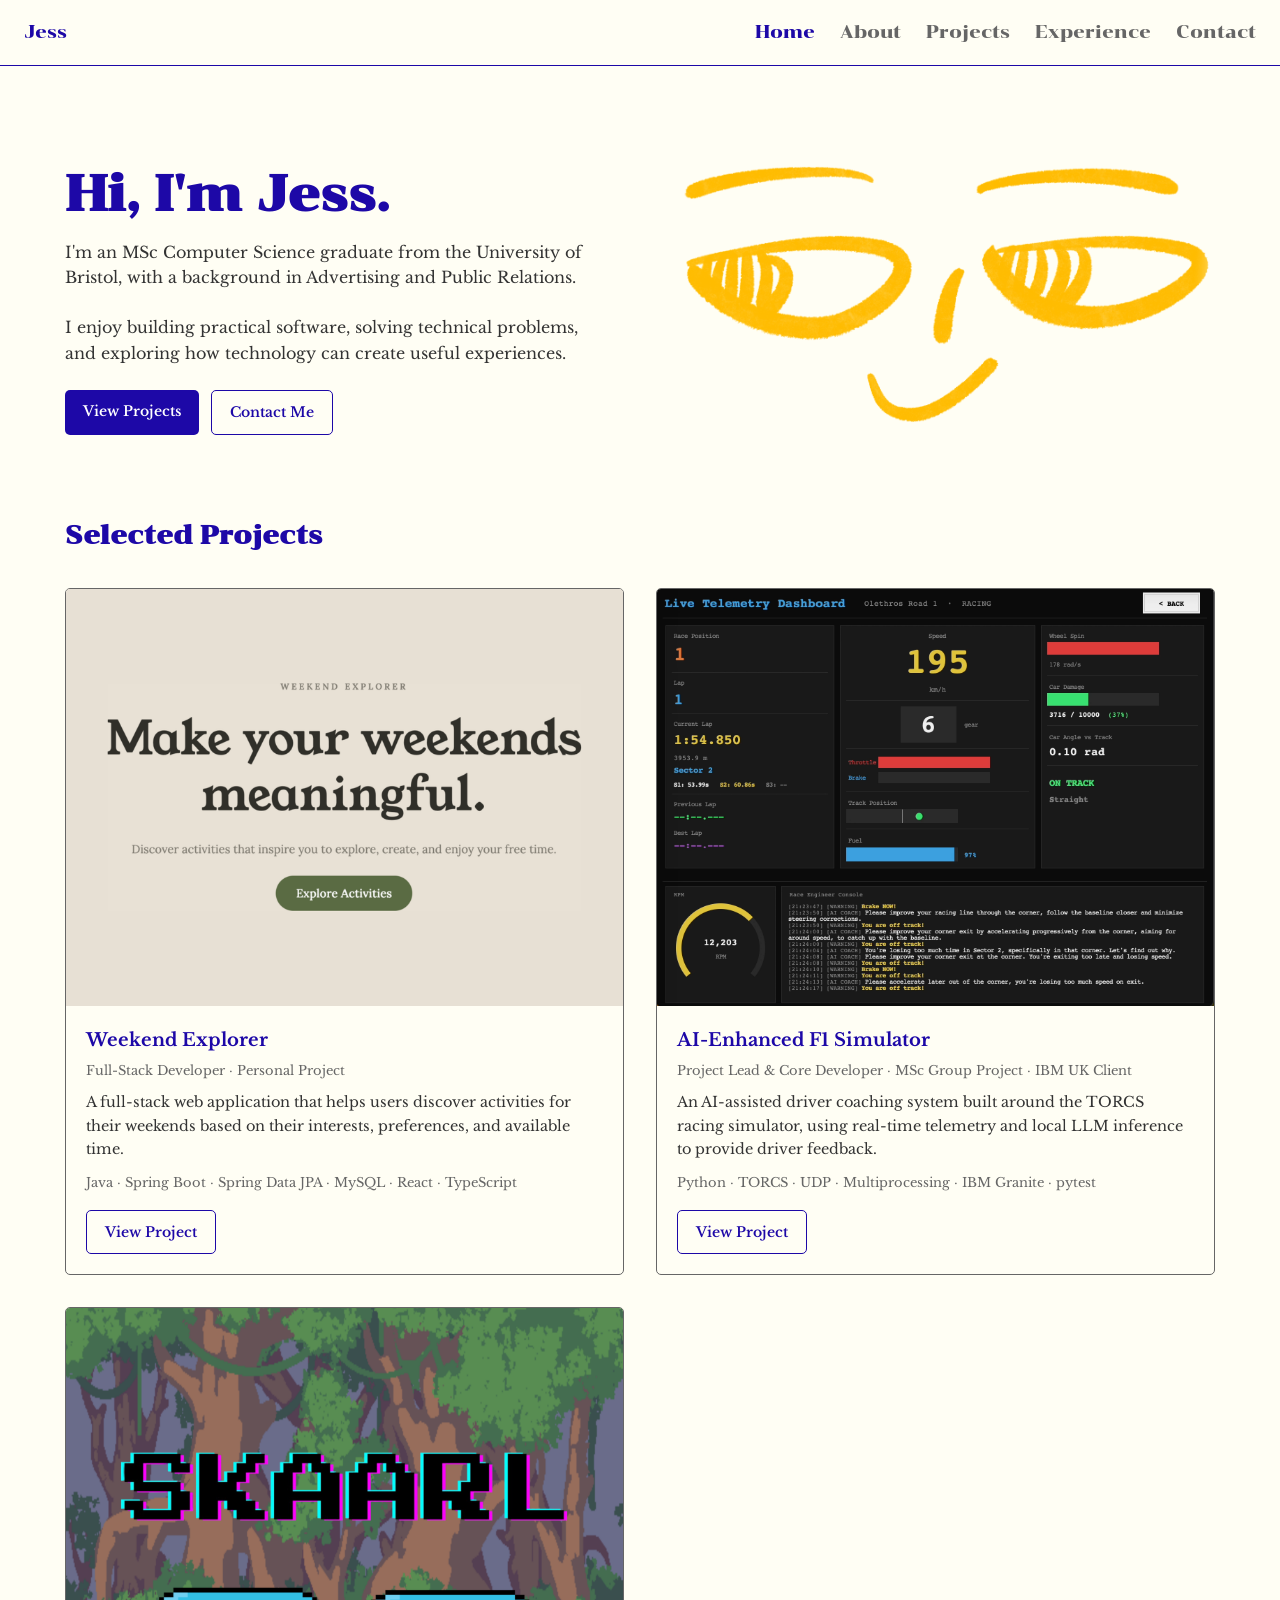
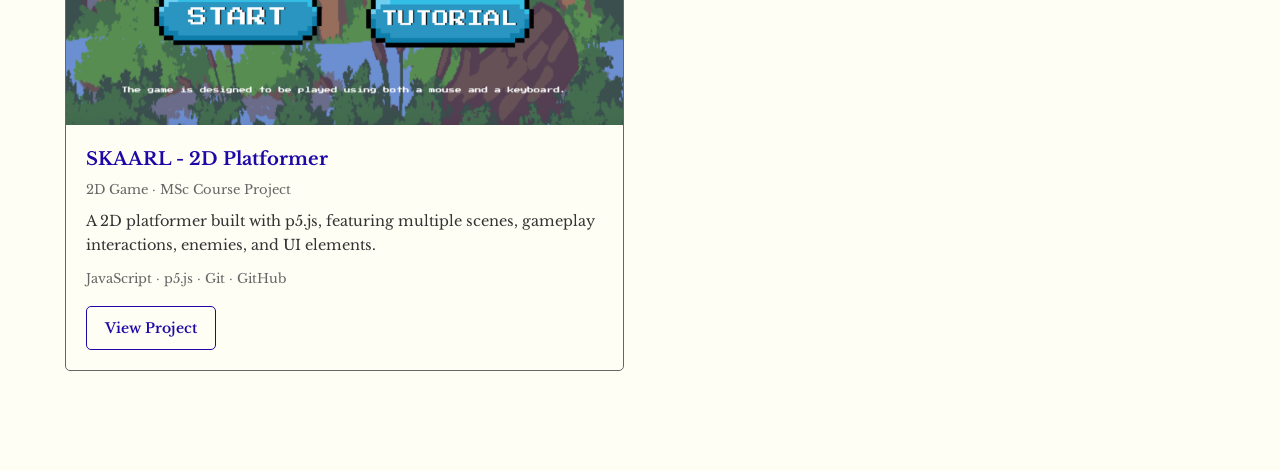
<file: index.html>
<!doctype html>
<html lang="en">
  <head>
    <meta charset="UTF-8" />
    <meta name="viewport" content="width=device-width, initial-scale=1" />
    <link rel="icon" type="image/png" href="img/Icon/Star Icon.png" />
    <title>Jess | Portfolio</title>
    <link rel="preconnect" href="https://fonts.googleapis.com" />
    <link rel="preconnect" href="https://fonts.gstatic.com" crossorigin />
    <link
      href="https://fonts.googleapis.com/css2?family=Chonburi&family=Libre+Baskerville:wght@400..700&display=swap"
      rel="stylesheet"
    />
    <link rel="stylesheet" href="css/style.css" />
  </head>
  <body>
    <nav class="site-nav">
      <a class="brand" href="index.html">Jess</a>
      <button class="nav-toggle" aria-expanded="false">Menu</button>
      <div class="links">
        <a href="index.html" class="active">Home</a>
        <a href="about.html">About</a>
        <a href="projects.html">Projects</a>
        <a href="experience.html">Experience</a>
        <a href="contact.html">Contact</a>
      </div>
    </nav>

    <div class="wrap">
      <section class="split-section hero">
        <div class="split-text">
          <h1>Hi, I'm Jess.</h1>
          <p>
            I'm an MSc Computer Science graduate from the University of Bristol, 
            with a background in Advertising and Public Relations.
          </p>
          <p>
            I enjoy building practical software, solving technical problems, and
            exploring how technology can create useful experiences.
          </p>
          <div class="cta">
            <a class="btn btn-primary" href="projects.html">View Projects</a>
            <a class="btn btn-secondary" href="contact.html">Contact Me</a>
          </div>
        </div>
        <div class="split-image">
          <img src="img/Icon/Smile Icon.png" alt="Smile Icon" />
        </div>
      </section>

      <section class="projects-preview">
        <h2>Selected Projects</h2>

        <div class="project-grid">
          <div class="project-card">
            <img
              src="img/Weekend Explorer/home.png"
              alt="Weekend Explorer Home Page"
            />
            <div class="project-card-body">
              <h3>Weekend Explorer</h3>
              <div class="project-meta">Full-Stack Developer · Personal Project</div>
              <p>
                A full-stack web application that helps users discover activities for their weekends 
                based on their interests, preferences, and available time.
              </p>
              <div class="tags">Java · Spring Boot · Spring Data JPA · MySQL · React · TypeScript</div>
              <a class="btn btn-secondary" href="projects.html#weekend-explorer"
                >View Project</a
              >
            </div>
          </div>

          <div class="project-card">
            <img
              src="img/F1 simulator/Live Telemetry Dashboard.png"
              alt="Live Telemetry Dashboard Screenshot"
            />
            <div class="project-card-body">
              <h3>AI-Enhanced F1 Simulator</h3>
              <div class="project-meta">
                Project Lead & Core Developer · MSc Group Project · IBM UK
                Client
              </div>
              <p>
                An AI-assisted driver coaching system built around the TORCS
                racing simulator, using real-time telemetry and local LLM
                inference to provide driver feedback.
              </p>
              <div class="tags">
                Python · TORCS · UDP · Multiprocessing · IBM Granite · pytest
              </div>
              <a class="btn btn-secondary" href="projects.html#f1-simulator"
                >View Project</a
              >
            </div>
          </div>

          <div class="project-card">
            <img
              src="img/SKAARL/Skaarl.png"
              alt="SKAARL 2D Platformer screenshot"
            />
            <div class="project-card-body">
              <h3>SKAARL - 2D Platformer</h3>
              <div class="project-meta">2D Game · MSc Course Project</div>
              <p>
                A 2D platformer built with p5.js, featuring multiple scenes,
                gameplay interactions, enemies, and UI elements.
              </p>
              <div class="tags">JavaScript · p5.js · Git · GitHub</div>
              <a class="btn btn-secondary" href="projects.html#skaarl"
                >View Project</a
              >
            </div>
          </div>
        </div>
      </section>
    </div>

    <script src="js/script.js"></script>
  </body>
</html>
</file>
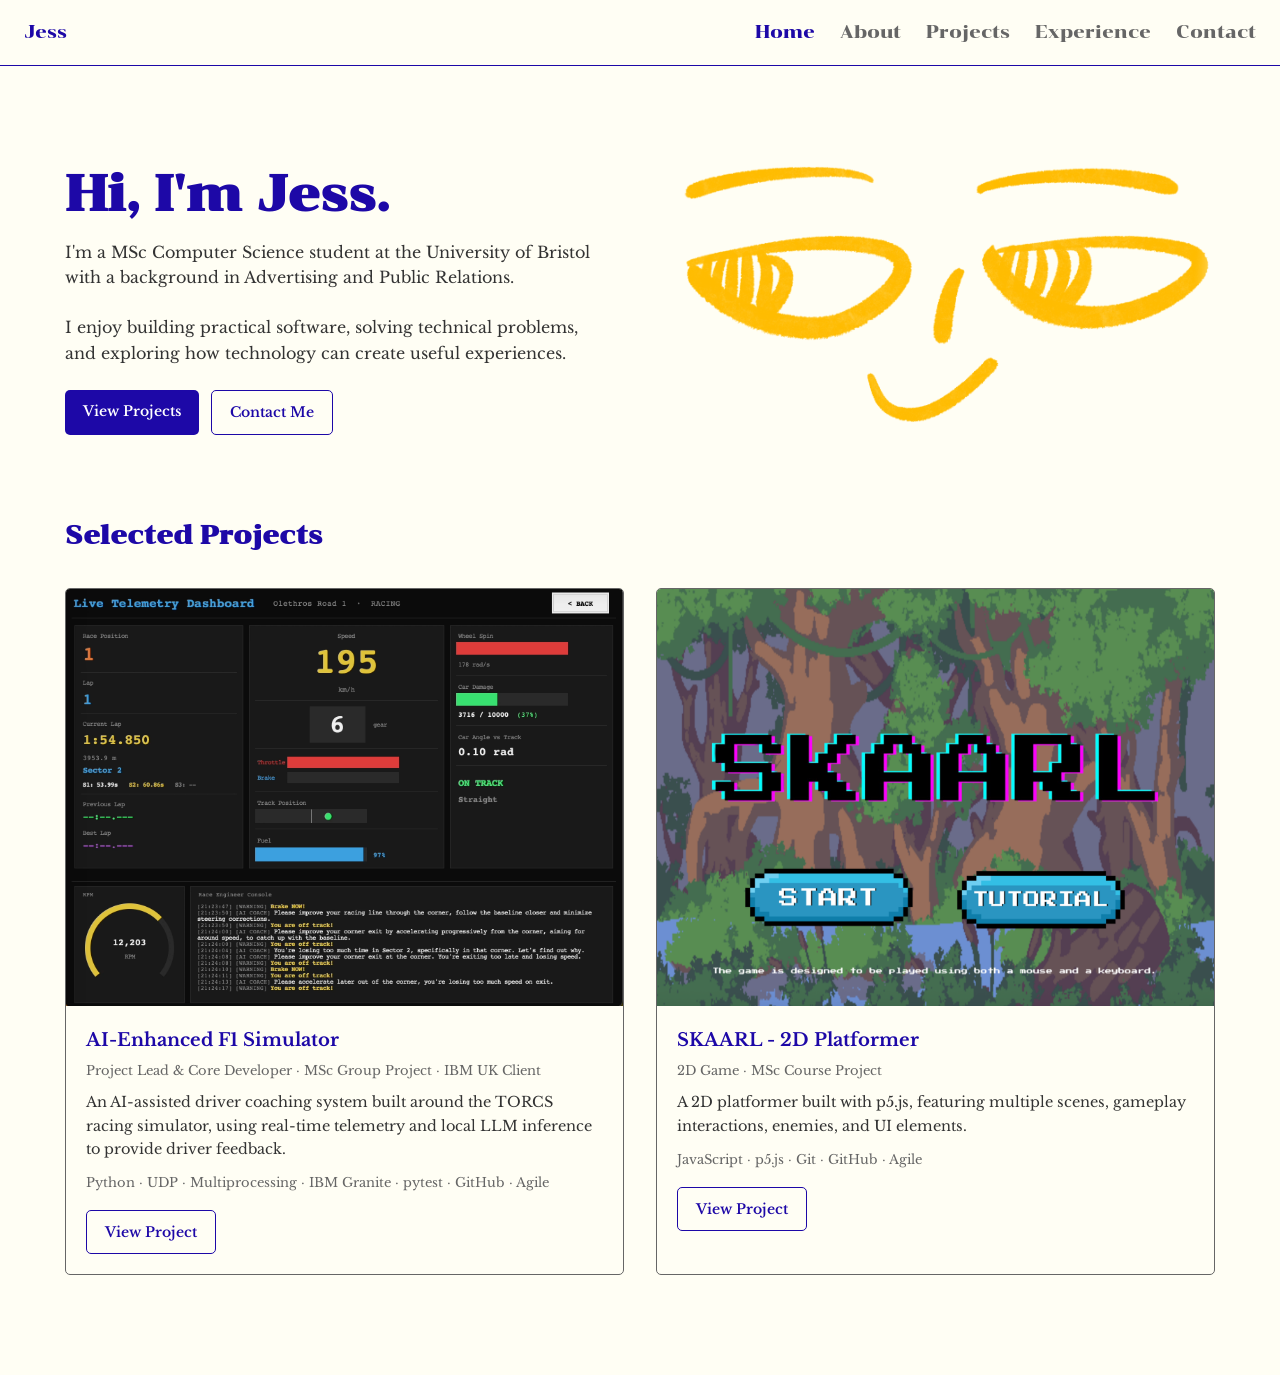
<file: html/index.html>
<!doctype html>
<html lang="en">
  <head>
    <meta charset="UTF-8" />
    <meta name="viewport" content="width=device-width, initial-scale=1" />
    <link rel="icon" type="image/png" href="/img/Icon/Star Icon.png" />
    <title>Jess | Portfolio</title>
    <link rel="preconnect" href="https://fonts.googleapis.com" />
    <link rel="preconnect" href="https://fonts.gstatic.com" crossorigin />
    <link
      href="https://fonts.googleapis.com/css2?family=Chonburi&family=Libre+Baskerville:wght@400..700&display=swap"
      rel="stylesheet"
    />
    <link rel="stylesheet" href="/css/style.css" />
  </head>
  <body>
    <nav class="site-nav">
      <a class="brand" href="index.html">Jess</a>
      <button class="nav-toggle" aria-expanded="false">Menu</button>
      <div class="links">
        <a href="index.html" class="active">Home</a>
        <a href="about.html">About</a>
        <a href="projects.html">Projects</a>
        <a href="experience.html">Experience</a>
        <a href="contact.html">Contact</a>
      </div>
    </nav>

    <div class="wrap">
      <section class="split-section hero">
        <div class="split-text">
          <h1>Hi, I'm Jess.</h1>
          <p>
            I'm a MSc Computer Science student at the University of Bristol with
            a background in Advertising and Public Relations.
          </p>
          <p>
            I enjoy building practical software, solving technical problems, and
            exploring how technology can create useful experiences.
          </p>
          <div class="cta">
            <a class="btn btn-primary" href="projects.html">View Projects</a>
            <a class="btn btn-secondary" href="contact.html">Contact Me</a>
          </div>
        </div>
        <div class="split-image">
          <img src="/img/Icon/Smile Icon.png" alt="Smile Icon" />
        </div>
      </section>

      <section class="projects-preview">
        <h2>Selected Projects</h2>

        <div class="project-grid">
          <div class="project-card">
            <img
              src="/img/F1 simulator/Live Telemetry Dashboard.png"
              alt="Live Telemetry Dashboard Screenshot"
            />
            <div class="project-card-body">
              <h3>AI-Enhanced F1 Simulator</h3>
              <div class="project-meta">
                Project Lead & Core Developer · MSc Group Project · IBM UK
                Client
              </div>
              <p>
                An AI-assisted driver coaching system built around the TORCS
                racing simulator, using real-time telemetry and local LLM
                inference to provide driver feedback.
              </p>
              <div class="tags">
                Python · UDP · Multiprocessing · IBM Granite · pytest · GitHub ·
                Agile
              </div>
              <a class="btn btn-secondary" href="projects.html#f1-simulator"
                >View Project</a
              >
            </div>
          </div>

          <div class="project-card">
            <img
              src="/img/SKAARL/Skaarl.png"
              alt="SKAARL 2D Platformer screenshot"
            />
            <div class="project-card-body">
              <h3>SKAARL - 2D Platformer</h3>
              <div class="project-meta">2D Game · MSc Course Project</div>
              <p>
                A 2D platformer built with p5.js, featuring multiple scenes,
                gameplay interactions, enemies, and UI elements.
              </p>
              <div class="tags">JavaScript · p5.js · Git · GitHub · Agile</div>
              <a class="btn btn-secondary" href="projects.html#skaarl"
                >View Project</a
              >
            </div>
          </div>
        </div>
      </section>
    </div>

    <script src="/js/script.js"></script>
  </body>
</html>
</file>
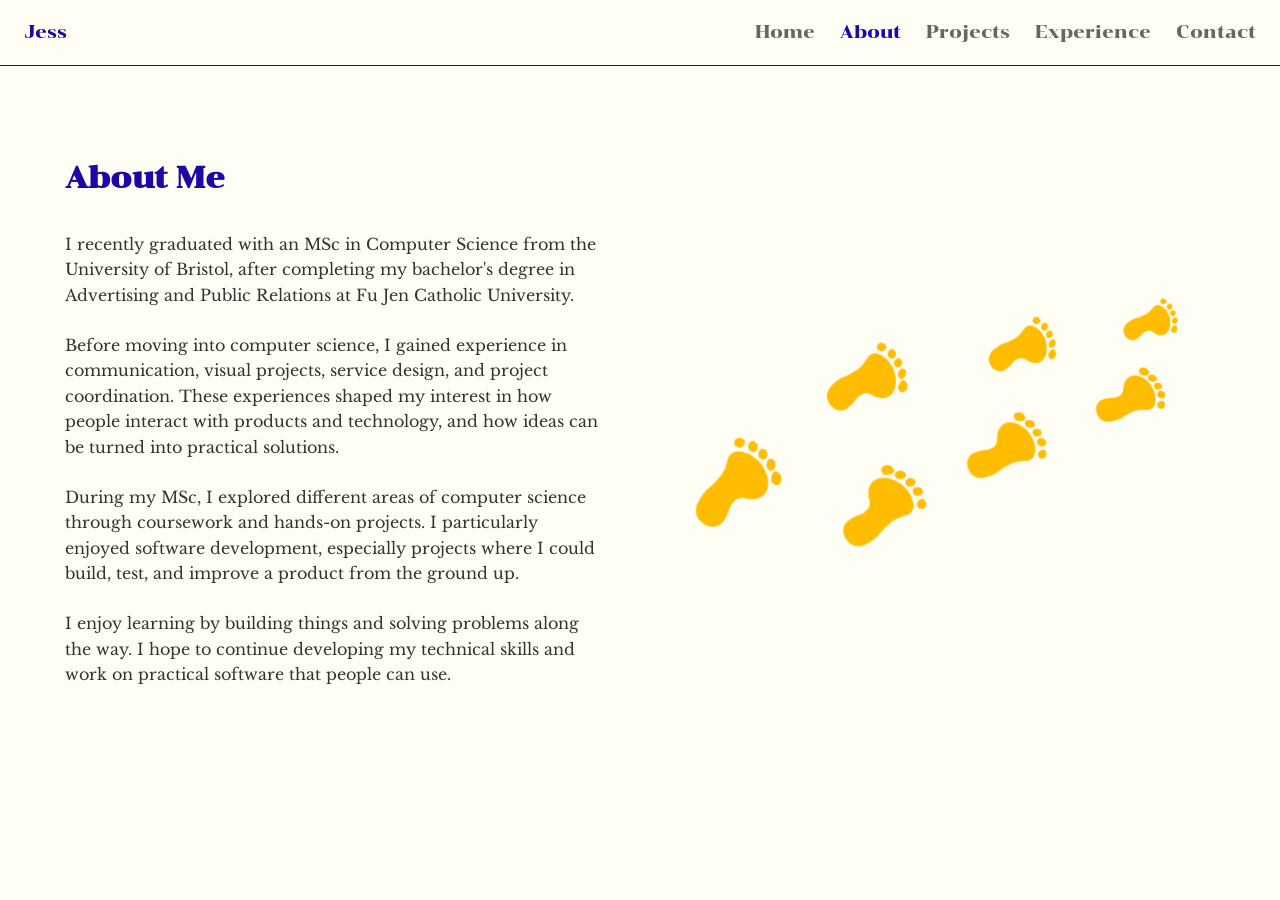
<file: about.html>
<!doctype html>
<html lang="en">
  <head>
    <meta charset="UTF-8" />
    <meta name="viewport" content="width=device-width, initial-scale=1" />
    <link rel="icon" type="image/png" href="img/Icon/Star Icon.png" />
    <title>About | Jess</title>
    <link rel="preconnect" href="https://fonts.googleapis.com" />
    <link rel="preconnect" href="https://fonts.gstatic.com" crossorigin />
    <link
      href="https://fonts.googleapis.com/css2?family=Chonburi&family=Libre+Baskerville:wght@400..700&display=swap"
      rel="stylesheet"
    />
    <link rel="stylesheet" href="css/style.css" />
  </head>
  <body>
    <nav class="site-nav">
      <a class="brand" href="index.html">Jess</a>
      <button class="nav-toggle" aria-expanded="false">Menu</button>
      <div class="links">
        <a href="index.html">Home</a>
        <a href="about.html">About</a>
        <a href="projects.html">Projects</a>
        <a href="experience.html">Experience</a>
        <a href="contact.html">Contact</a>
      </div>
    </nav>

    <div class="wrap">
      <section class="split-section about">
        <div class="split-text">
          <h2 class="page-title">About Me</h2>
          <p>
            I recently graduated with an MSc in Computer Science from the University of Bristol, 
            after completing my bachelor's degree in Advertising and Public Relations at Fu Jen Catholic University.
          </p>
          <p>
            Before moving into computer science, I gained experience in communication, visual projects, service design, 
            and project coordination. These experiences shaped my interest in how people interact with products and technology,
             and how ideas can be turned into practical solutions.
          </p>
          <p>
            During my MSc, I explored different areas of computer science through coursework and hands-on projects.
             I particularly enjoyed software development, especially projects where I could build, test, 
             and improve a product from the ground up.
          </p>
          <p>
            I enjoy learning by building things and solving problems along the way. 
            I hope to continue developing my technical skills and work on practical software that people can use.
          </p>
        </div>
        <div class="split-image">
          <img src="img/Icon/Footprint Icon.png" alt="Footprint Icon" />
        </div>
      </section>
    </div>

    <script src="js/script.js"></script>
  </body>
</html>
</file>
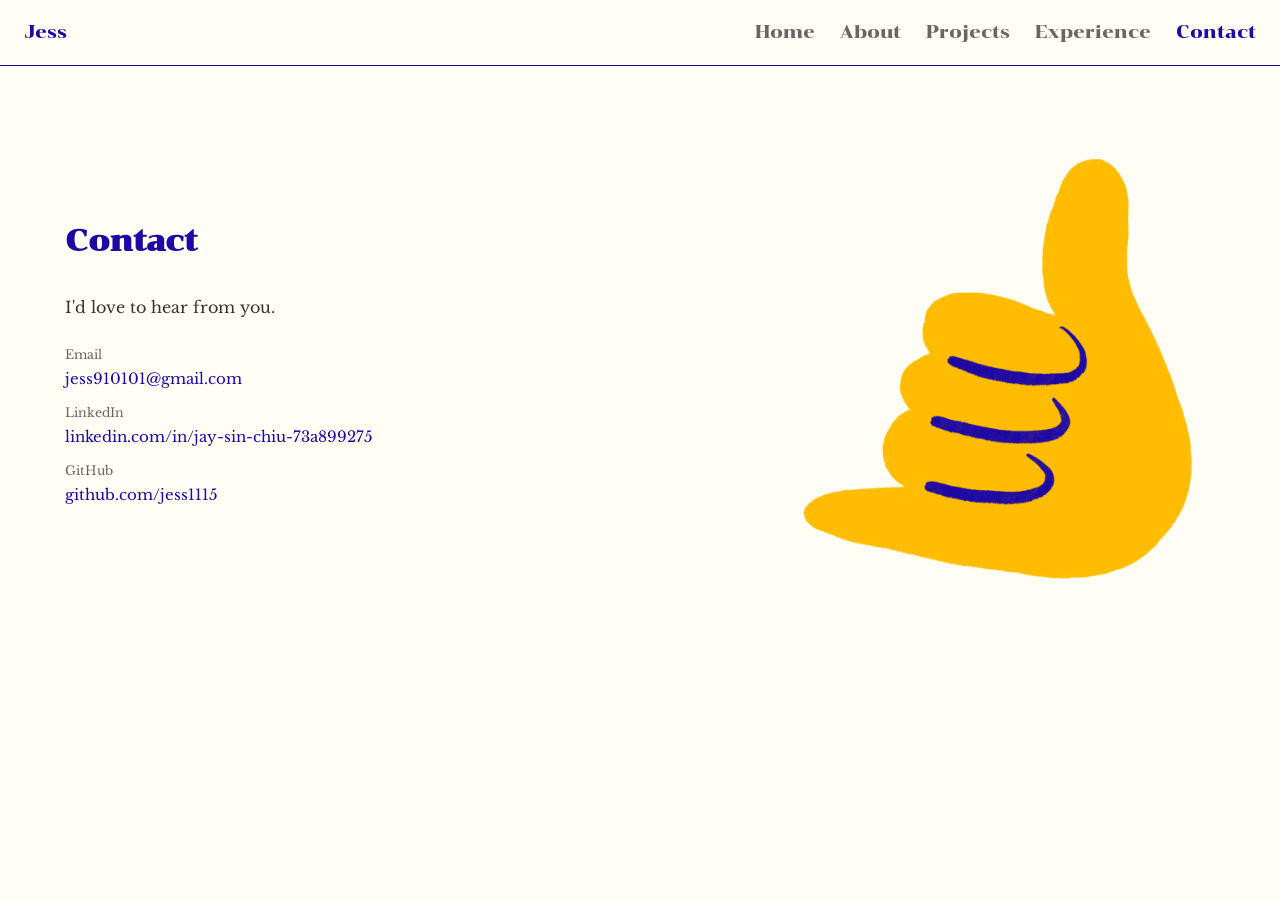
<file: contact.html>
<!doctype html>
<html lang="en">
  <head>
    <meta charset="UTF-8" />
    <meta name="viewport" content="width=device-width, initial-scale=1" />
    <link rel="icon" type="image/png" href="img/Icon/Star Icon.png" />
    <title>Contact | Jess</title>
    <link rel="preconnect" href="https://fonts.googleapis.com" />
    <link rel="preconnect" href="https://fonts.gstatic.com" crossorigin />
    <link
      href="https://fonts.googleapis.com/css2?family=Chonburi&family=Libre+Baskerville:wght@400..700&display=swap"
      rel="stylesheet"
    />
    <link rel="stylesheet" href="css/style.css" />
  </head>
  <body>
    <nav class="site-nav">
      <a class="brand" href="index.html">Jess</a>
      <button class="nav-toggle" aria-expanded="false">Menu</button>
      <div class="links">
        <a href="index.html">Home</a>
        <a href="about.html">About</a>
        <a href="projects.html">Projects</a>
        <a href="experience.html">Experience</a>
        <a href="contact.html">Contact</a>
      </div>
    </nav>

    <div class="wrap">
      <section class="split-section contact">
        <div class="split-text">
          <h2 class="page-title">Contact</h2>
          <p>I'd love to hear from you.</p>

          <ul class="contact-list">
            <li>
              <span class="label">Email</span>
              <a href="mailto:jess910101@gmail.com">jess910101@gmail.com</a>
            </li>
            <li>
              <span class="label">LinkedIn</span>
              <a
                href="https://www.linkedin.com/in/jay-sin-chiu-73a899275/"
                target="_blank"
                rel="noopener"
                >linkedin.com/in/jay-sin-chiu-73a899275</a
              >
            </li>
            <li>
              <span class="label">GitHub</span>
              <a
                href="https://github.com/jess1115"
                target="_blank"
                rel="noopener"
                >github.com/jess1115</a
              >
            </li>
          </ul>
        </div>
        <div class="split-image">
          <img src="img/Icon/Contact Icon.png" alt="Contact Icon" />
        </div>
      </section>
    </div>

    <script src="js/script.js"></script>
  </body>
</html>
</file>
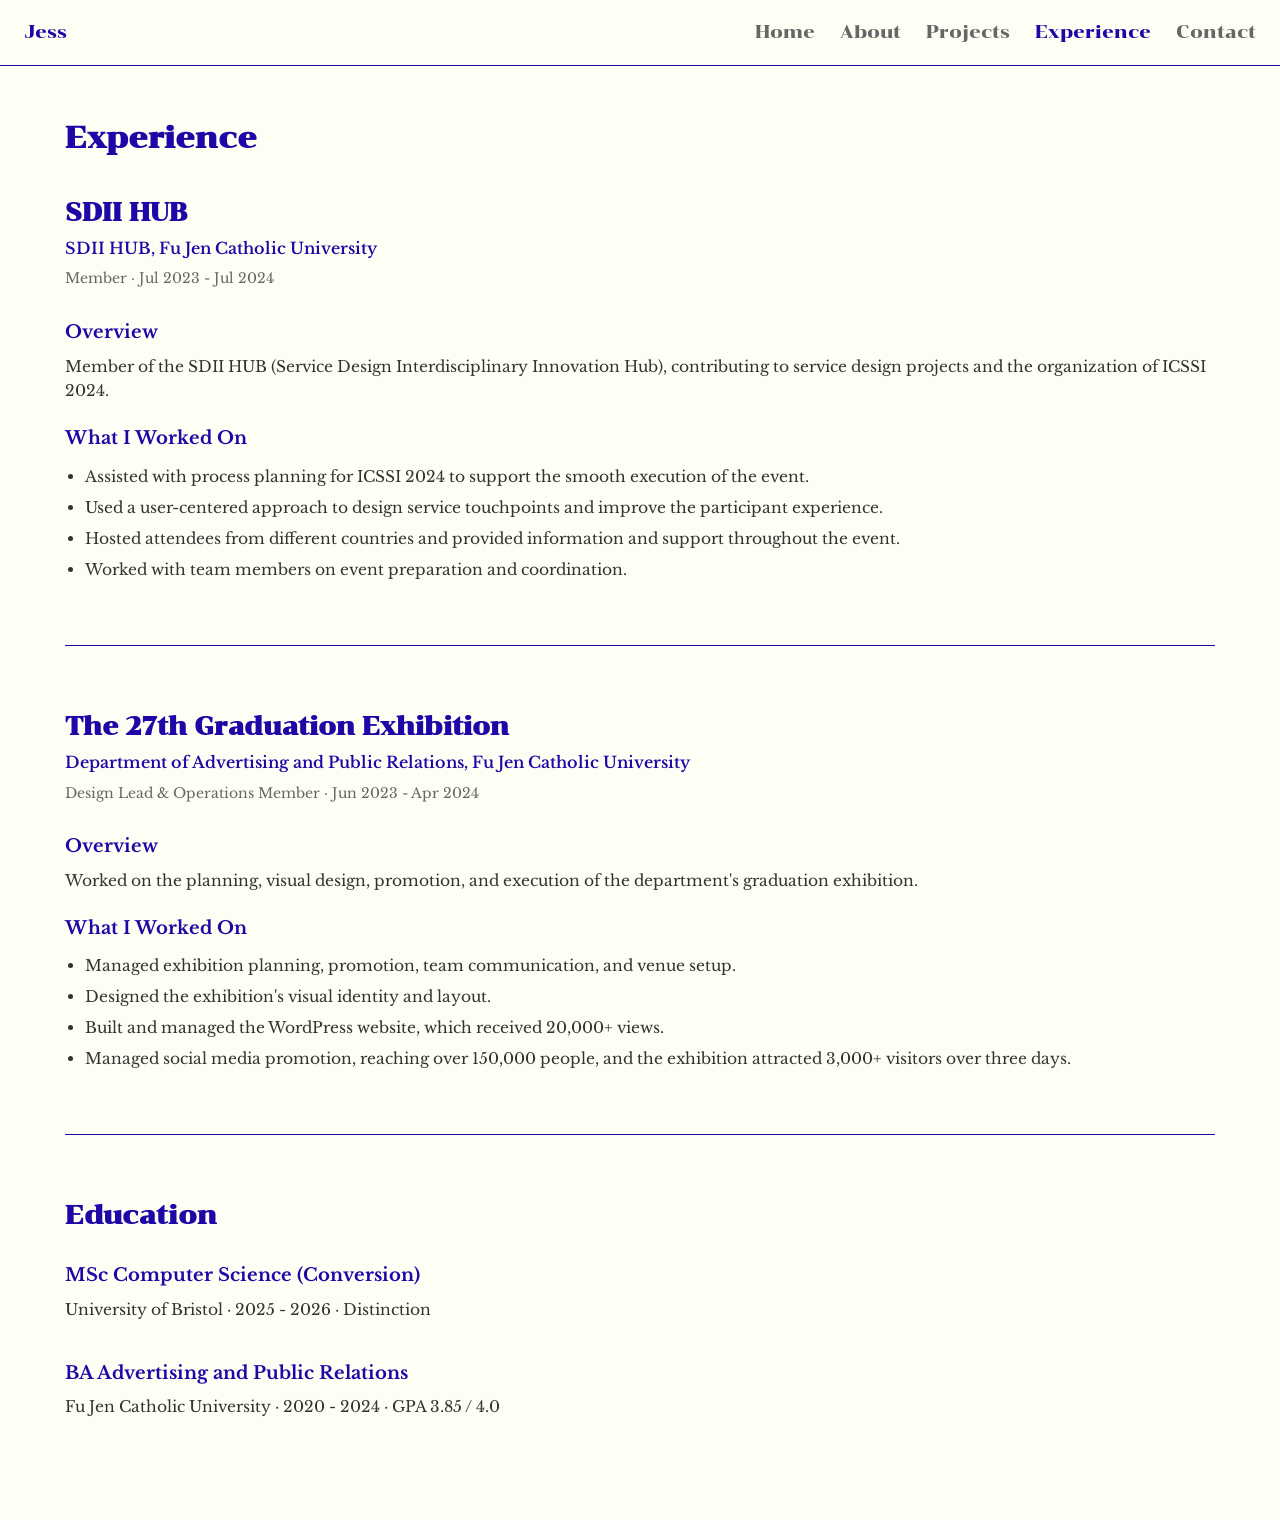
<file: experience.html>
<!doctype html>
<html lang="en">
  <head>
    <meta charset="UTF-8" />
    <meta name="viewport" content="width=device-width, initial-scale=1" />
    <link rel="icon" type="image/png" href="img/Icon/Star Icon.png" />
    <title>Experience | Jess</title>
    <link rel="preconnect" href="https://fonts.googleapis.com" />
    <link rel="preconnect" href="https://fonts.gstatic.com" crossorigin />
    <link
      href="https://fonts.googleapis.com/css2?family=Chonburi&family=Libre+Baskerville:wght@400..700&display=swap"
      rel="stylesheet"
    />
    <link rel="stylesheet" href="css/style.css" />
  </head>
  <body>
    <nav class="site-nav">
      <a class="brand" href="index.html">Jess</a>
      <button class="nav-toggle" aria-expanded="false">Menu</button>
      <div class="links">
        <a href="index.html">Home</a>
        <a href="about.html">About</a>
        <a href="projects.html">Projects</a>
        <a href="experience.html" class="active">Experience</a>
        <a href="contact.html">Contact</a>
      </div>
    </nav>

    <div class="wrap">
      <header class="page-header">
        <h1 class="page-title">Experience</h1>
      </header>

      <div class="projects-detail-list">
        <article class="project-detail-item">
          <div class="experience-header">
            <h2 class="project-title">SDII HUB</h2>
            <div class="experience-org">
              SDII HUB, Fu Jen Catholic University
            </div>
            <div class="experience-meta">Member · Jul 2023 - Jul 2024</div>
          </div>

          <div class="project-info-content">
            <div class="project-section">
              <h3>Overview</h3>
              <p>
                Member of the SDII HUB (Service Design Interdisciplinary
                Innovation Hub), contributing to service design projects and the
                organization of ICSSI 2024.
              </p>
            </div>

            <div class="project-section">
              <h3>What I Worked On</h3>
              <ul>
                <li>
                  Assisted with process planning for ICSSI 2024 to support the
                  smooth execution of the event.
                </li>
                <li>
                  Used a user-centered approach to design service touchpoints
                  and improve the participant experience.
                </li>
                <li>
                  Hosted attendees from different countries and provided
                  information and support throughout the event.
                </li>
                <li>
                  Worked with team members on event preparation and
                  coordination.
                </li>
              </ul>
            </div>
          </div>
        </article>

        <hr class="project-divider" />

        <article class="project-detail-item">
          <div class="experience-header">
            <h2 class="project-title">The 27th Graduation Exhibition</h2>
            <div class="experience-org">
              Department of Advertising and Public Relations, Fu Jen Catholic
              University
            </div>
            <div class="experience-meta">
              Design Lead & Operations Member · Jun 2023 - Apr 2024
            </div>
          </div>

          <div class="project-info-content">
            <div class="project-section">
              <h3>Overview</h3>
              <p>
                Worked on the planning, visual design, promotion, and execution
                of the department's graduation exhibition.
              </p>
            </div>

            <div class="project-section">
              <h3>What I Worked On</h3>
              <ul>
                <li>
                  Managed exhibition planning, promotion, team communication,
                  and venue setup.
                </li>
                <li>Designed the exhibition's visual identity and layout.</li>
                <li>
                  Built and managed the WordPress website, which received
                  20,000+ views.
                </li>
                <li>
                  Managed social media promotion, reaching over 150,000 people,
                  and the exhibition attracted 3,000+ visitors over three days.
                </li>
              </ul>
            </div>
          </div>
        </article>
        <hr class="project-divider" />

        <section class="education-section">
          <h2 class="page-title" style="font-size: 26px; margin-bottom: 24px">
            Education
          </h2>

          <div class="project-info-content">
            <div class="project-section">
              <h3>MSc Computer Science (Conversion)</h3>
              <p class="experience-meta">University of Bristol · 2025 - 2026  · Distinction</p>
            </div>

            <div class="project-section" style="margin-top: 16px">
              <h3>BA Advertising and Public Relations</h3>
              <p class="experience-meta">
                Fu Jen Catholic University · 2020 - 2024 · GPA 3.85 / 4.0
              </p>
            </div>
          </div>
        </section>
      </div>
    </div>

    <script src="js/script.js"></script>
  </body>
</html>
</file>
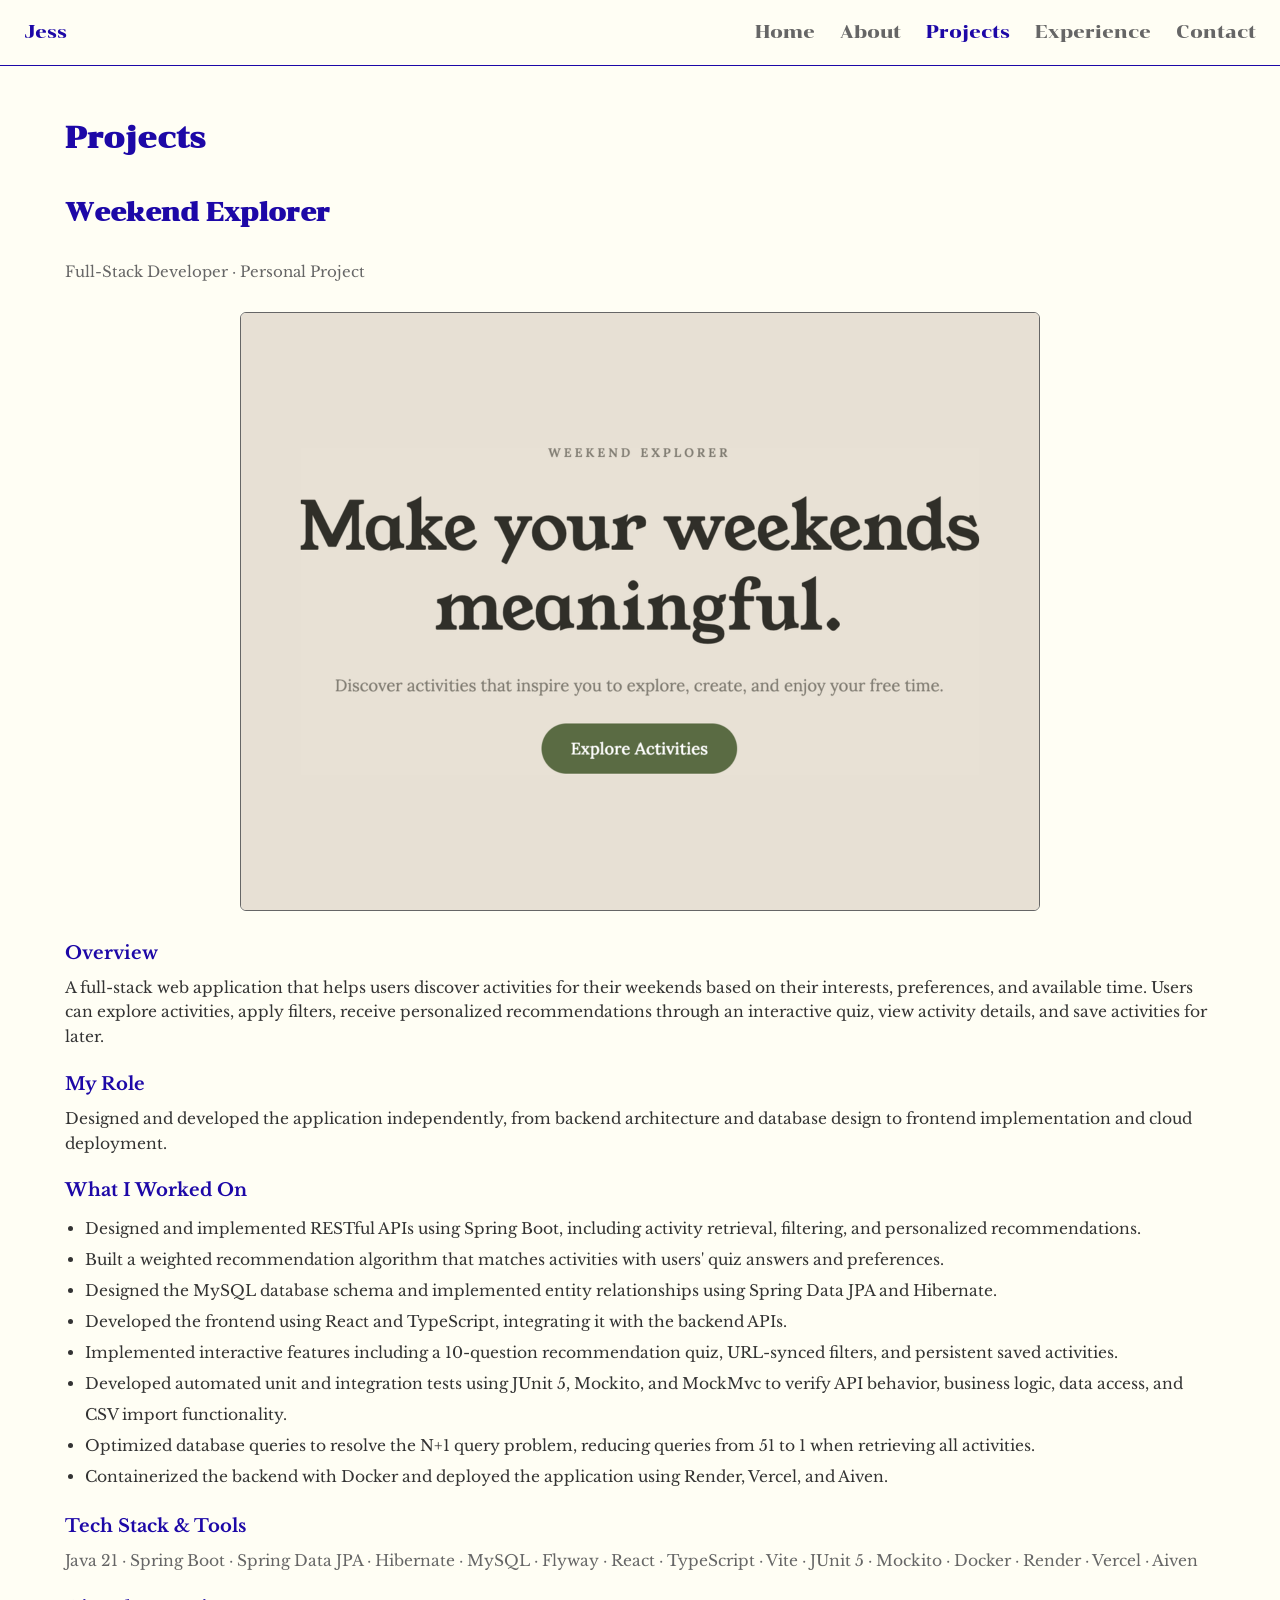
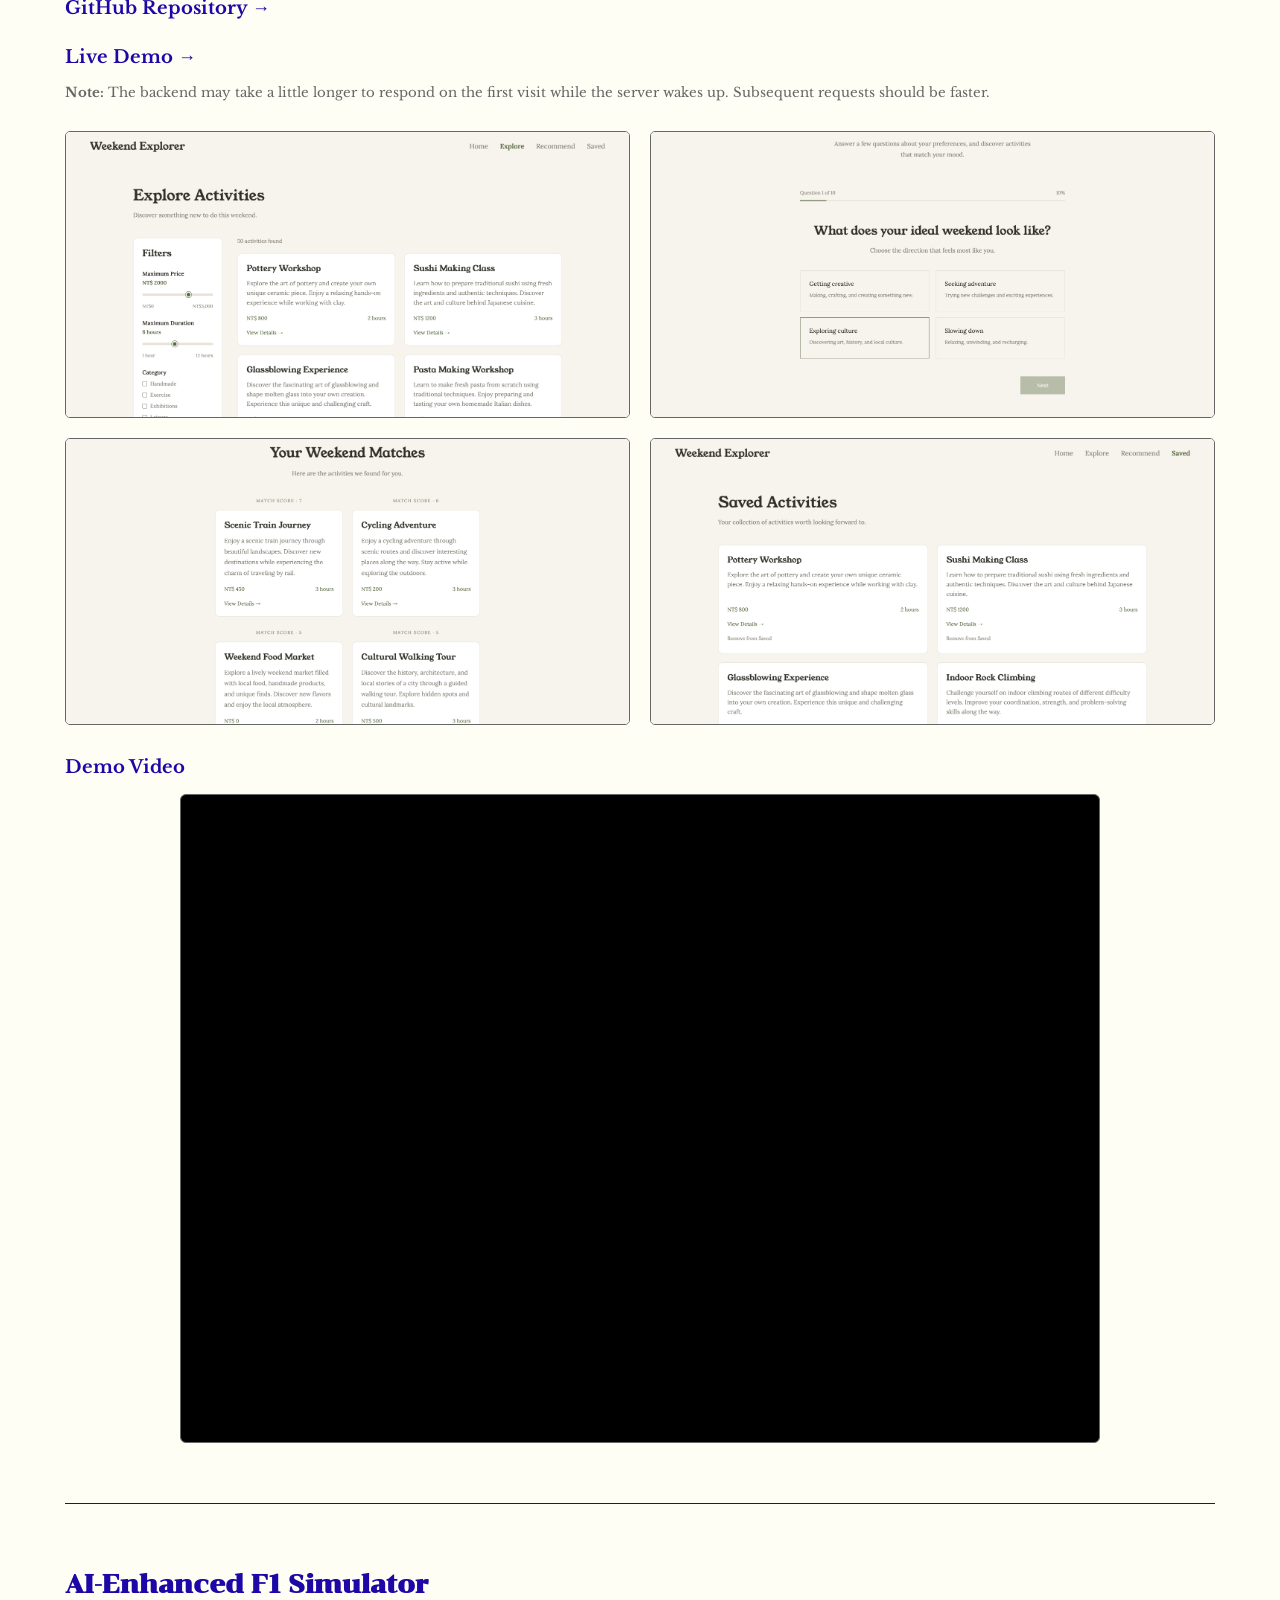
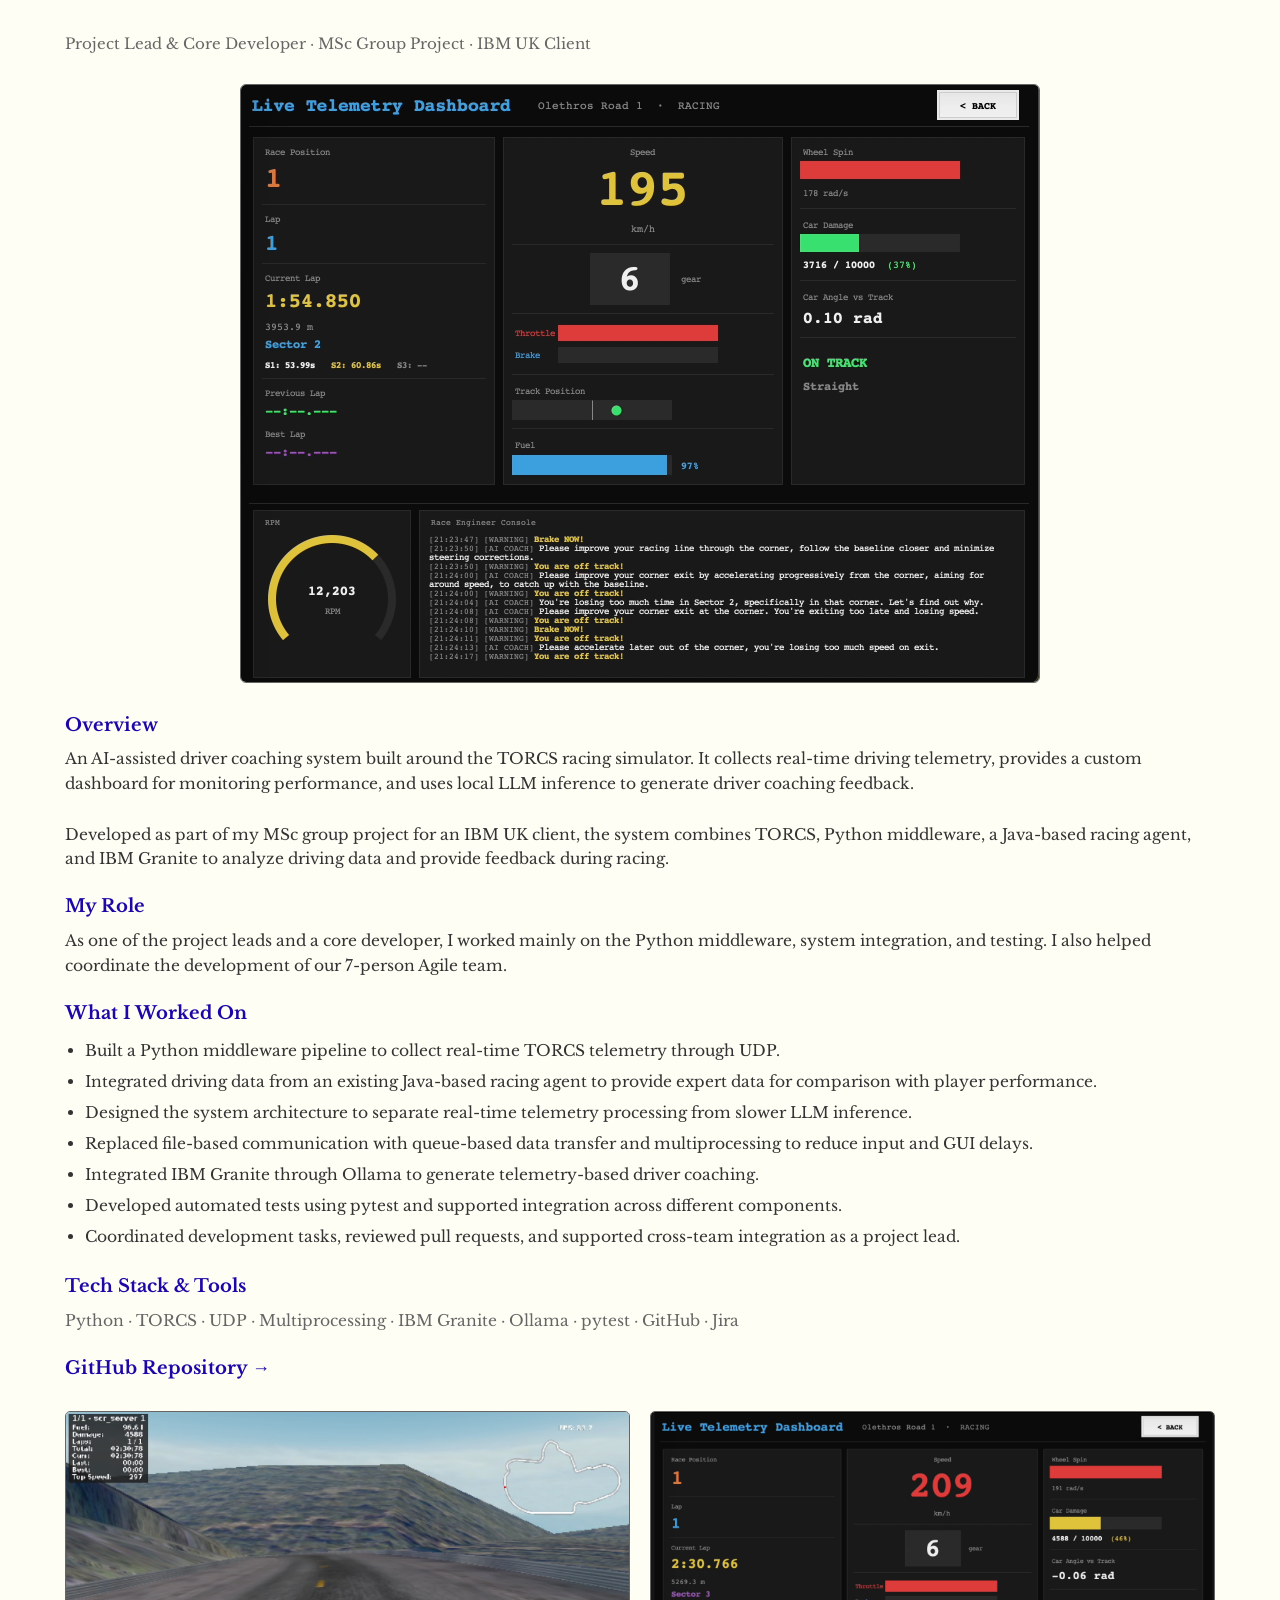
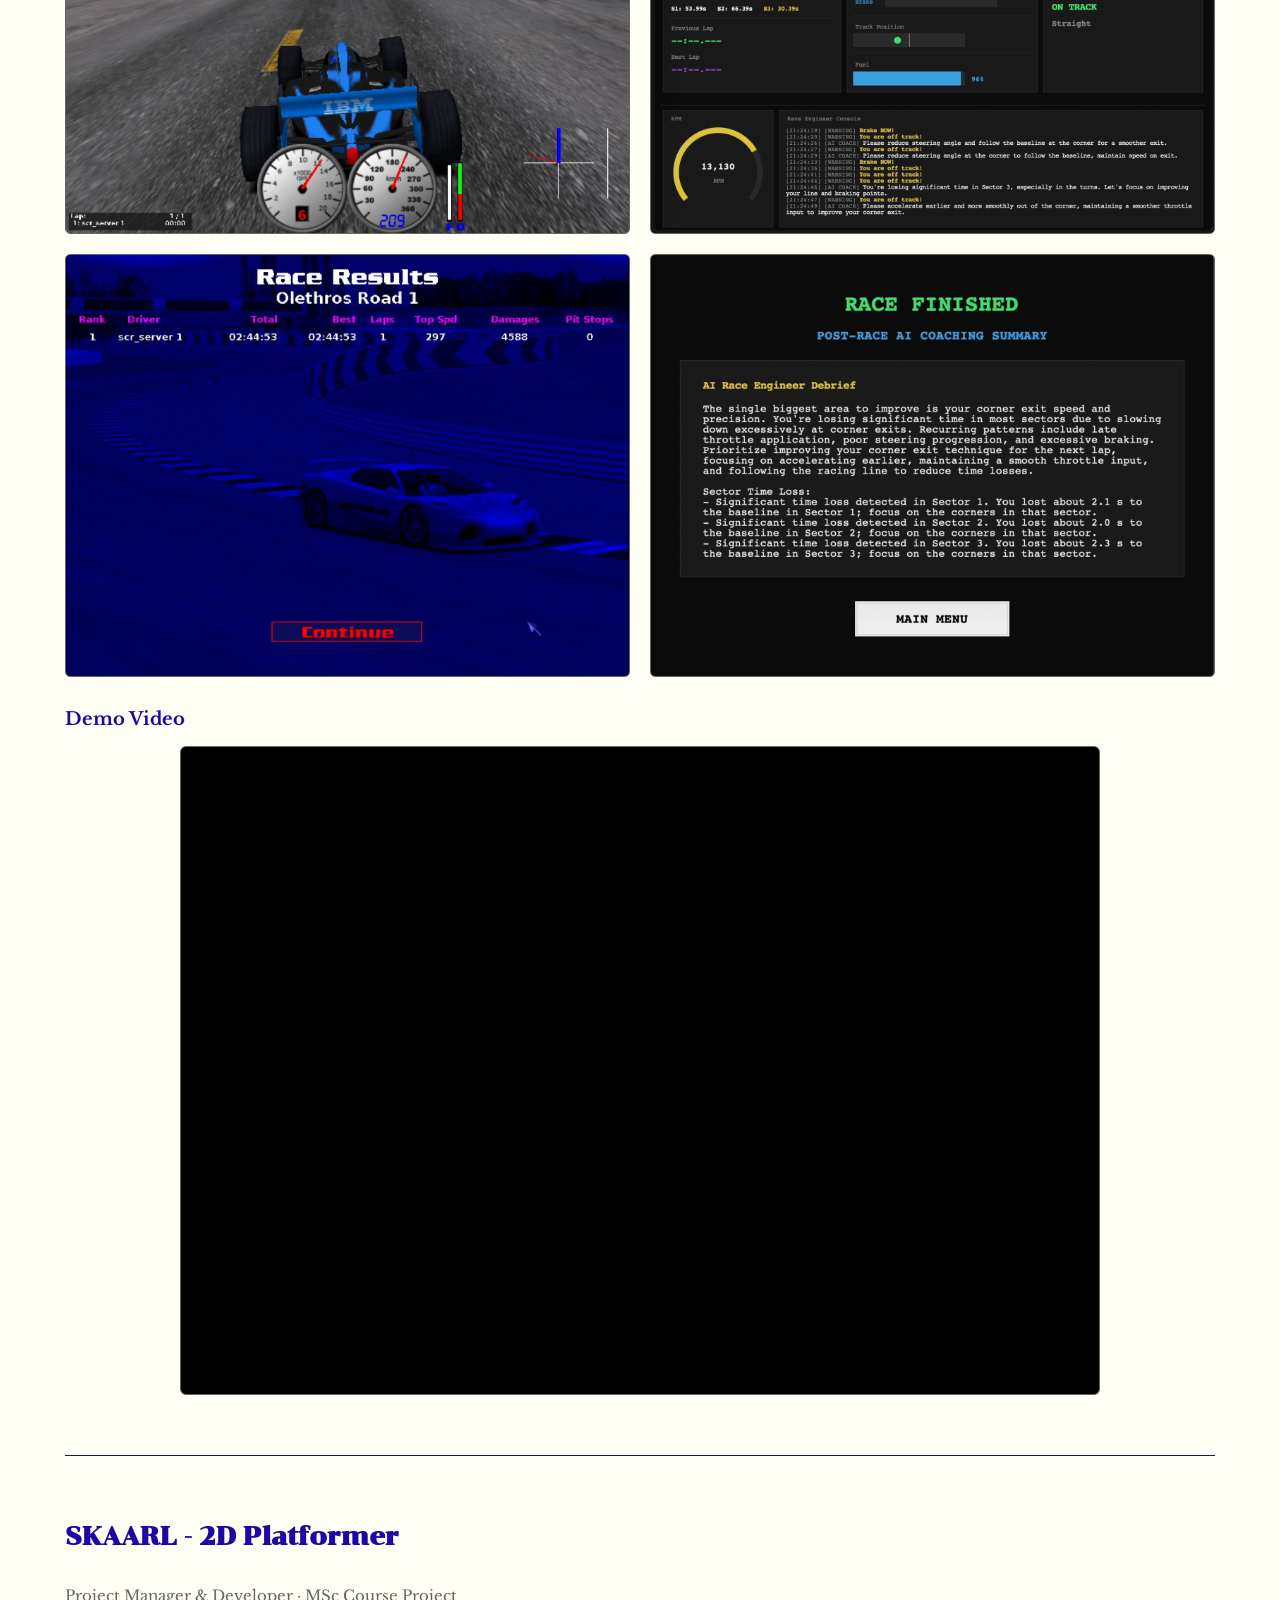
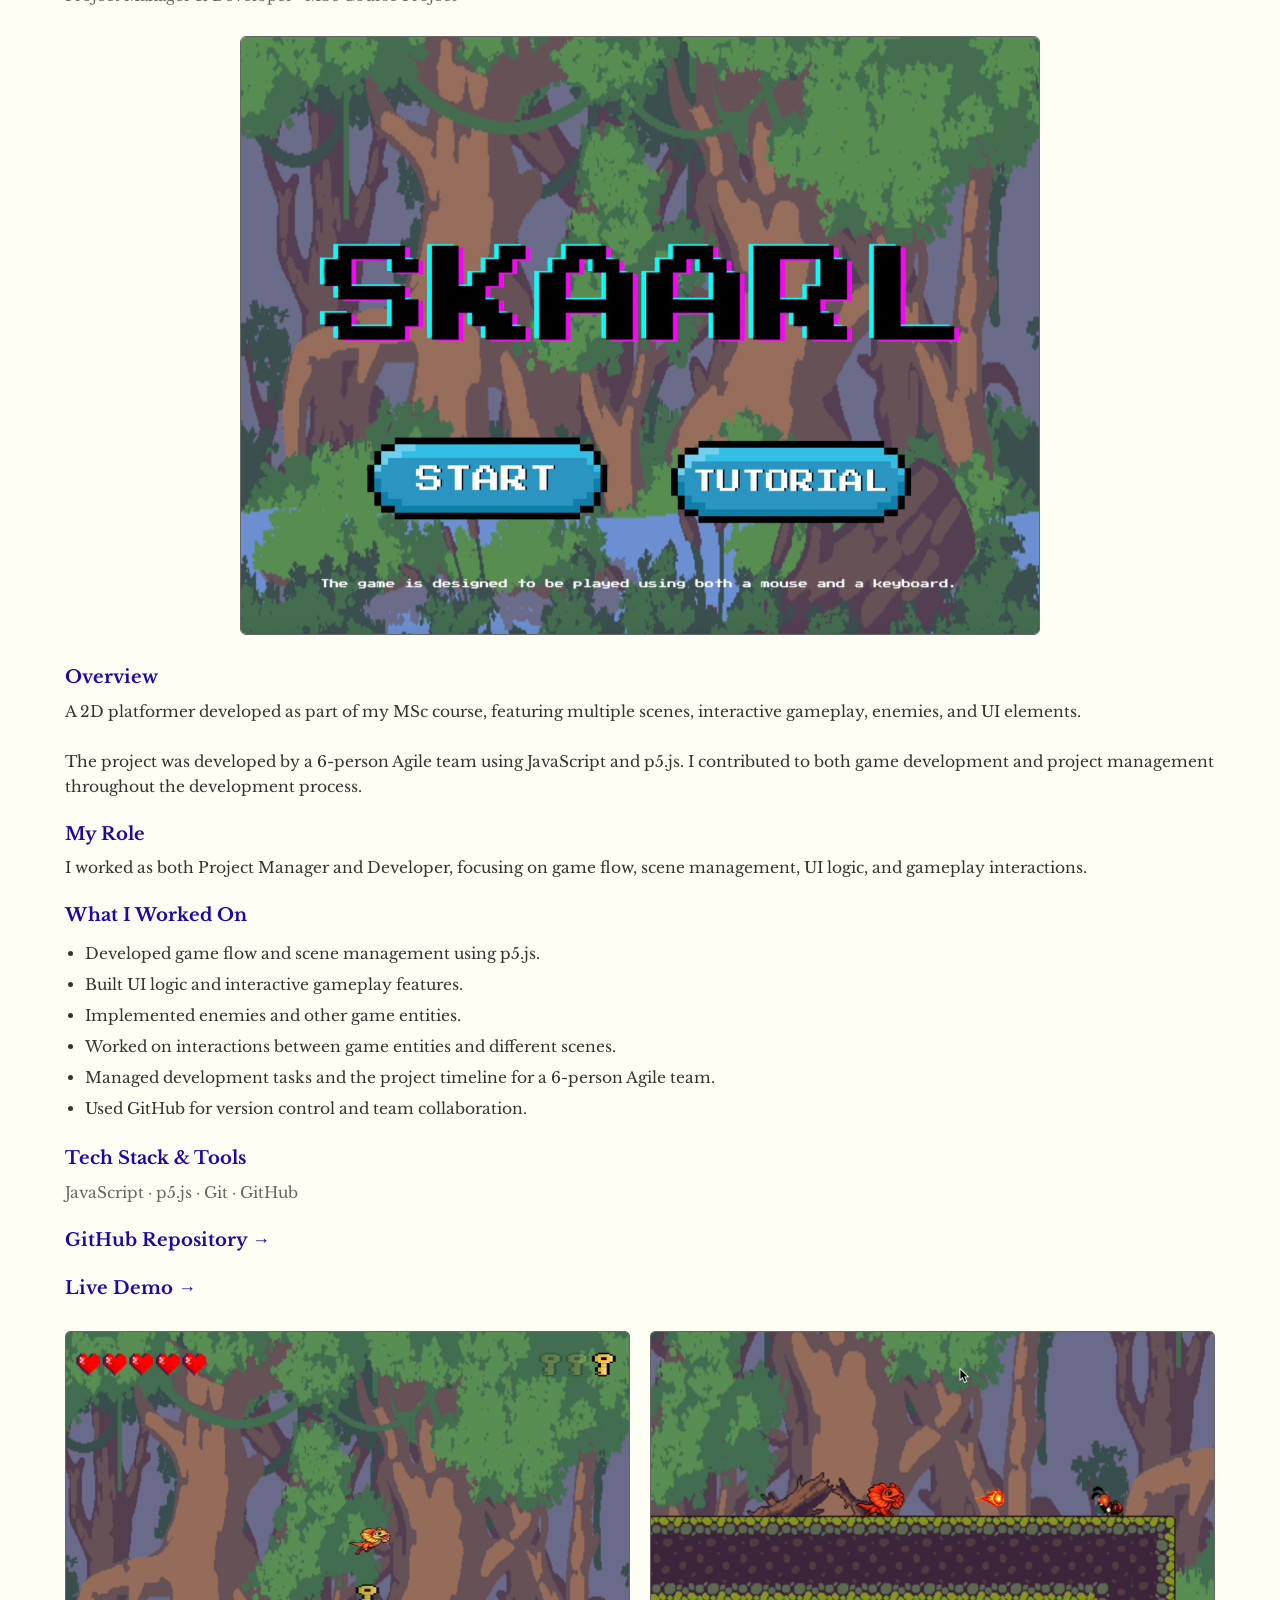
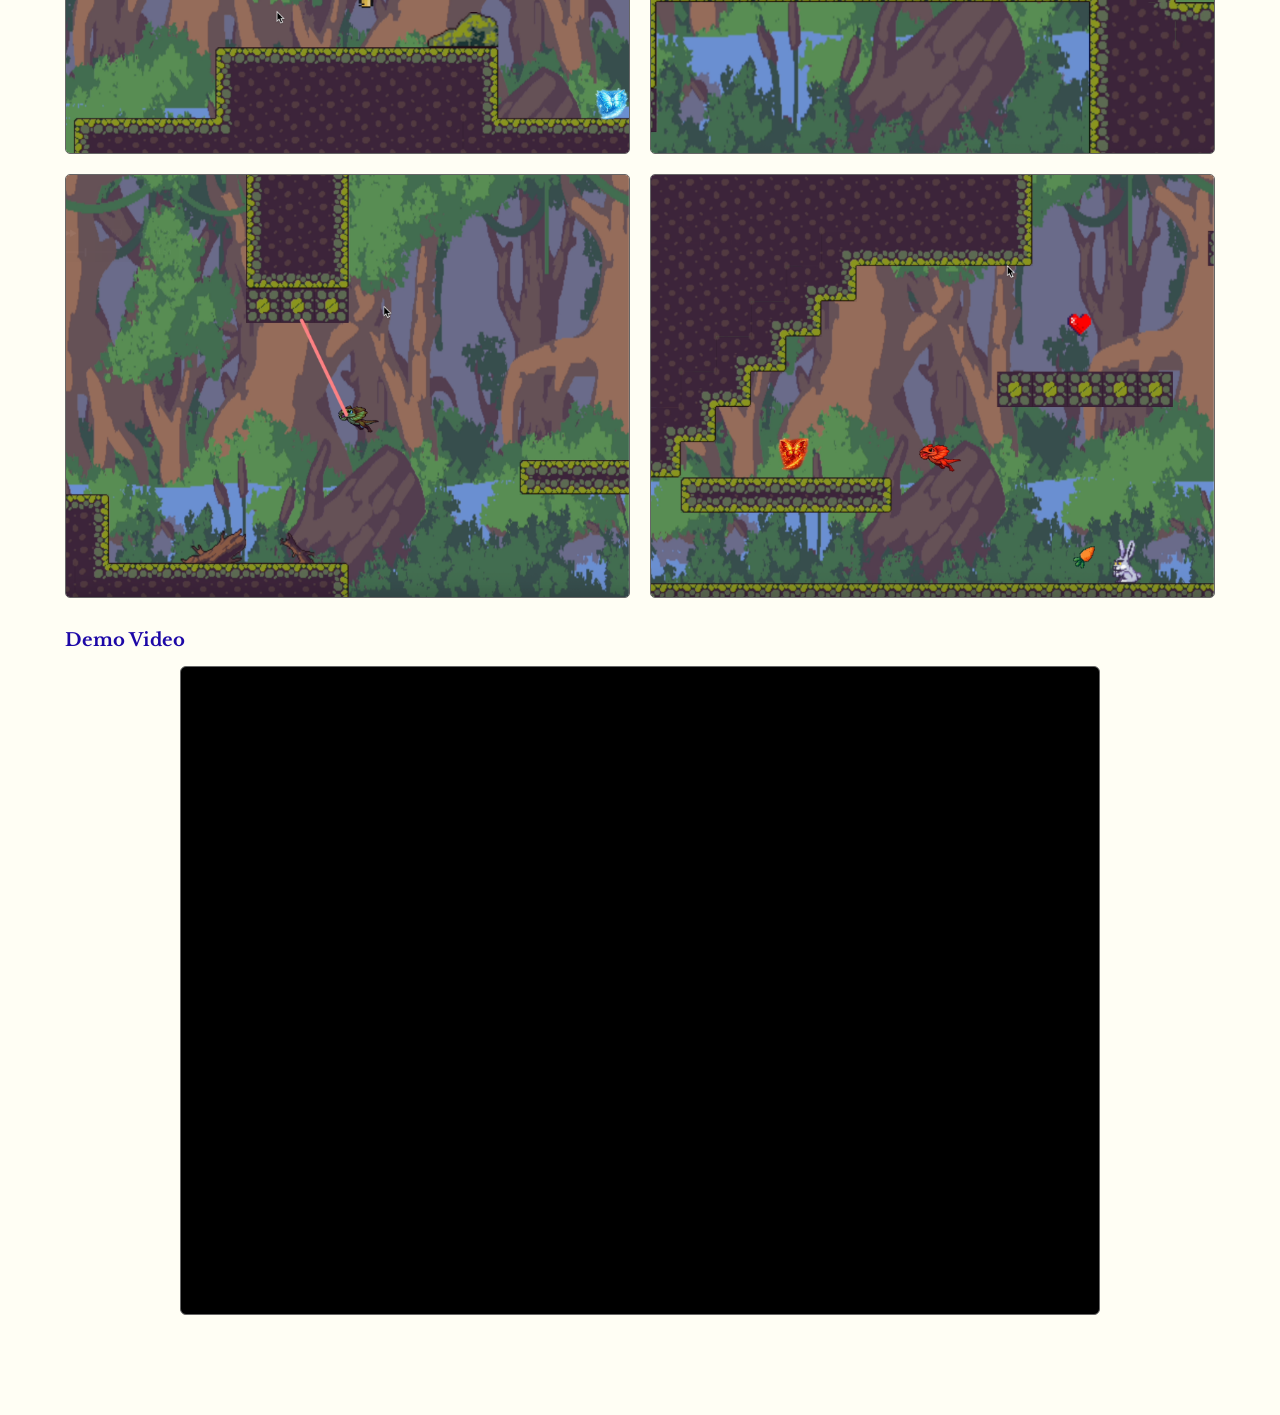
<file: projects.html>
<!doctype html>
<html lang="en">
  <head>
    <meta charset="UTF-8" />
    <meta name="viewport" content="width=device-width, initial-scale=1" />
    <link rel="icon" type="image/png" href="img/Icon/Star Icon.png" />
    <title>Projects | Jess</title>
    <link rel="preconnect" href="https://fonts.googleapis.com" />
    <link rel="preconnect" href="https://fonts.gstatic.com" crossorigin />
    <link
      href="https://fonts.googleapis.com/css2?family=Chonburi&family=Libre+Baskerville:wght@400..700&display=swap"
      rel="stylesheet"
    />
    <link rel="stylesheet" href="css/style.css" />
  </head>
  <body>
    <nav class="site-nav">
      <a class="brand" href="index.html">Jess</a>
      <button class="nav-toggle" aria-expanded="false">Menu</button>
      <div class="links">
        <a href="index.html">Home</a>
        <a href="about.html">About</a>
        <a href="projects.html" class="active">Projects</a>
        <a href="experience.html">Experience</a>
        <a href="contact.html">Contact</a>
      </div>
    </nav>

    <div class="wrap">
      <header class="page-header">
        <h1 class="page-title">Projects</h1>
      </header>

      <div class="projects-detail-list">
        <article id="weekend-explorer" class="project-detail-item">
          <h2 class="project-title">Weekend Explorer</h2>
          <p class="project-sub">
            Full-Stack Developer · Personal Project
          </p>

          <div class="project-main-image">
            <img
              src="img/Weekend Explorer/home.png"
              alt="Weekend Explorer Home Page"
            />
          </div>

          <div class="project-info-content">
            <div class="project-section">
              <h3>Overview</h3>
              <p>
                A full-stack web application that helps users discover activities for their weekends 
                based on their interests, preferences, and available time. Users can explore activities, 
                apply filters, receive personalized recommendations through an interactive quiz, 
                view activity details, and save activities for later.
              </p>
            </div>

            <div class="project-section">
              <h3>My Role</h3>
              <p>
                Designed and developed the application independently, from backend architecture and database design 
                to frontend implementation and cloud deployment.
              </p>
            </div>

            <div class="project-section">
              <h3>What I Worked On</h3>
              <ul>
                <li>Designed and implemented RESTful APIs using Spring Boot, including activity retrieval, filtering, and personalized recommendations.</li>
                <li>Built a weighted recommendation algorithm that matches activities with users' quiz answers and preferences.</li>
                <li>Designed the MySQL database schema and implemented entity relationships using Spring Data JPA and Hibernate.</li>
                <li>Developed the frontend using React and TypeScript, integrating it with the backend APIs.</li>
                <li>Implemented interactive features including a 10-question recommendation quiz, URL-synced filters, and persistent saved activities.</li>
                <li>Developed automated unit and integration tests using JUnit 5, Mockito, and MockMvc to verify API behavior, business logic, data access, and CSV import functionality.</li>
                <li>Optimized database queries to resolve the N+1 query problem, reducing queries from 51 to 1 when retrieving all activities.</li>
                <li>Containerized the backend with Docker and deployed the application using Render, Vercel, and Aiven.</li>
              </ul>
            </div>

            <div class="project-section">
              <h3>Tech Stack & Tools</h3>
              <p class="tags">Java 21 · Spring Boot · Spring Data JPA · 
                Hibernate · MySQL · Flyway · React · TypeScript · Vite · 
                JUnit 5 · Mockito · Docker · Render · Vercel · Aiven</p>
            </div>

            <div class="project-section">
              <a
                class="github-link"
                href="https://github.com/jess1115/weekend-explorer.git"
                target="_blank"
                rel="noopener"
              >
                GitHub Repository &rarr;
              </a>
            </div>
            <div class="project-section">
              <a
                class="demo-link"
                href="https://weekend-explorer-frontend.vercel.app"
                target="_blank"
                rel="noopener"
              >
                Live Demo &rarr;
              </a>
              <p class="note" ><b>Note:</b> The backend may take a little longer to respond on the first visit 
                while the server wakes up. Subsequent requests should be faster.</p>
            </div>
          </div>

          <div class="project-gallery">
            <img
              src="img/Weekend Explorer/explore.png"
              alt="Weekend Explorer Explore Page"
            />
            <img
              src="img/Weekend Explorer/recommendation_quiz.png"
              alt="Weekend Explorer Recommendation Quiz Page"
            />
            <img
              src="img/Weekend Explorer/recommendation_result.png"
              alt="Weekend Explorer Recommendation Result Page"
            />
            <img
              src="img/Weekend Explorer/saved.png"
              alt="Weekend Explorer Saved Page"
            />
          </div>
          
          <div class="project-demo">
            <h3>Demo Video</h3>
            <div class="video-container">
              <iframe
                width="1480"
                height="593"
                src="https://www.youtube.com/embed/MppRkMcBanc"
                title="Weekend Explorer - Demo"
                frameborder="0"
                allow="
                  accelerometer;
                  autoplay;
                  clipboard-write;
                  encrypted-media;
                  gyroscope;
                  picture-in-picture;
                  web-share;
                "
                referrerpolicy="strict-origin-when-cross-origin"
                allowfullscreen
              ></iframe>
            </div>
          </div>
        </article>

        <hr class="project-divider" />

        <article id="f1-simulator" class="project-detail-item">
          <h2 class="project-title">AI-Enhanced F1 Simulator</h2>
          <p class="project-sub">
            Project Lead & Core Developer · MSc Group Project · IBM UK Client
          </p>

          <div class="project-main-image">
            <img
              src="img/F1 simulator/Live Telemetry Dashboard.png"
              alt="Live Telemetry Dashboard Screenshot"
            />
          </div>

          <div class="project-info-content">
            <div class="project-section">
              <h3>Overview</h3>
              <p>
                An AI-assisted driver coaching system built around the TORCS
                racing simulator. It collects real-time driving telemetry,
                provides a custom dashboard for monitoring performance, and uses
                local LLM inference to generate driver coaching feedback.
              </p>
              <br />
              <p>
                Developed as part of my MSc group project for an IBM UK client,
                the system combines TORCS, Python middleware, a Java-based
                racing agent, and IBM Granite to analyze driving data and
                provide feedback during racing.
              </p>
            </div>

            <div class="project-section">
              <h3>My Role</h3>
              <p>
                As one of the project leads and a core developer, I worked
                mainly on the Python middleware, system integration, and
                testing. I also helped coordinate the development of our
                7-person Agile team.
              </p>
            </div>

            <div class="project-section">
              <h3>What I Worked On</h3>
              <ul>
                <li>
                  Built a Python middleware pipeline to collect real-time TORCS
                  telemetry through UDP.
                </li>
                <li>
                  Integrated driving data from an existing Java-based racing
                  agent to provide expert data for comparison with player
                  performance.
                </li>
                <li>
                  Designed the system architecture to separate real-time
                  telemetry processing from slower LLM inference.
                </li>
                <li>
                  Replaced file-based communication with queue-based data
                  transfer and multiprocessing to reduce input and GUI delays.
                </li>
                <li>
                  Integrated IBM Granite through Ollama to generate
                  telemetry-based driver coaching.
                </li>
                <li>
                  Developed automated tests using pytest and supported
                  integration across different components.
                </li>
                <li>
                  Coordinated development tasks, reviewed pull requests, and
                  supported cross-team integration as a project lead.
                </li>
              </ul>
            </div>

            <div class="project-section">
              <h3>Tech Stack & Tools</h3>
              <p class="tags">
                Python · TORCS · UDP · Multiprocessing · IBM Granite · Ollama · pytest · GitHub · Jira
              </p>
            </div>

            <div class="project-section">
              <a
                class="github-link"
                href="https://github.com/F1-Group/AI-Enhanced-F1-Simulator"
                target="_blank"
                rel="noopener"
              >
                GitHub Repository &rarr;
              </a>
            </div>
          </div>

          <div class="project-gallery">
            <img
              src="img/F1 simulator/TORCS Screenshot 1.png"
              alt="TORCS Screenshot 1"
            />
            <img
              src="img/F1 simulator/Dashboard Screenshot 1.png"
              alt="Dashboard Screenshot 1"
            />
            <img
              src="img/F1 simulator/TORCS Screenshot 2.png"
              alt="TORCS Screenshot 2"
            />
            <img
              src="img/F1 simulator/Dashboard Screenshot 2.png"
              alt="Dashboard Screenshot 2"
            />
          </div>

          <div class="project-demo">
            <h3>Demo Video</h3>
            <div class="video-container">
              <iframe
                width="1480"
                height="593"
                src="https://www.youtube.com/embed/gdIVZpb0Jr4"
                title="AI-Enhanced F1 Simulator - Demo"
                frameborder="0"
                allow="
                  accelerometer;
                  autoplay;
                  clipboard-write;
                  encrypted-media;
                  gyroscope;
                  picture-in-picture;
                  web-share;
                "
                referrerpolicy="strict-origin-when-cross-origin"
                allowfullscreen
              ></iframe>
            </div>
          </div>
        </article>

        <hr class="project-divider" />

        <article id="skaarl" class="project-detail-item">
          <h2 class="project-title">SKAARL - 2D Platformer</h2>
          <p class="project-sub">
            Project Manager & Developer · MSc Course Project
          </p>

          <div class="project-main-image">
            <img
              src="img/SKAARL/Skaarl.png"
              alt="SKAARL 2D Platformer Main Screenshot"
            />
          </div>

          <div class="project-info-content">
            <div class="project-section">
              <h3>Overview</h3>
              <p>
                A 2D platformer developed as part of my MSc course, featuring
                multiple scenes, interactive gameplay, enemies, and UI elements.
              </p>
              <br />
              <p>
                The project was developed by a 6-person Agile team using
                JavaScript and p5.js. I contributed to both game development and
                project management throughout the development process.
              </p>
            </div>

            <div class="project-section">
              <h3>My Role</h3>
              <p>
                I worked as both Project Manager and Developer, focusing on game
                flow, scene management, UI logic, and gameplay interactions.
              </p>
            </div>

            <div class="project-section">
              <h3>What I Worked On</h3>
              <ul>
                <li>Developed game flow and scene management using p5.js.</li>
                <li>Built UI logic and interactive gameplay features.</li>
                <li>Implemented enemies and other game entities.</li>
                <li>
                  Worked on interactions between game entities and different
                  scenes.
                </li>
                <li>
                  Managed development tasks and the project timeline for a
                  6-person Agile team.
                </li>
                <li>Used GitHub for version control and team collaboration.</li>
              </ul>
            </div>

            <div class="project-section">
              <h3>Tech Stack & Tools</h3>
              <p class="tags">JavaScript · p5.js · Git · GitHub</p>
            </div>

            <div class="project-section">
              <a
                class="github-link"
                href="https://github.com/UoB-COMSM0166/2026-group-12"
                target="_blank"
                rel="noopener"
              >
                GitHub Repository &rarr;
              </a>
            </div>

            <div class="project-section">
              <a
                class="demo-link"
                href="https://uob-comsm0166.github.io/2026-group-12/"
                target="_blank"
                rel="noopener"
              >
                Live Demo &rarr;
              </a>
            </div>
          </div>

          <div class="project-gallery">
            <img
              src="img/SKAARL/Gameplay Screenshot 1.png"
              alt="Gameplay Screenshot 1"
            />
            <img
              src="img/SKAARL/Gameplay Screenshot 2.png"
              alt="Gameplay Screenshot 2"
            />
            <img
              src="img/SKAARL/Gameplay Screenshot 3.png"
              alt="Gameplay Screenshot 3"
            />
            <img
              src="img/SKAARL/Gameplay Screenshot 4.png"
              alt="Gameplay Screenshot 4"
            />
          </div>

          <div class="project-demo">
            <h3>Demo Video</h3>
            <div class="video-container">
              <iframe
                width="1480"
                height="593"
                src="https://www.youtube.com/embed/-riqcxFdLk8"
                title="SKAARL Demo Video"
                frameborder="0"
                allow="
                  accelerometer;
                  autoplay;
                  clipboard-write;
                  encrypted-media;
                  gyroscope;
                  picture-in-picture;
                  web-share;
                "
                referrerpolicy="strict-origin-when-cross-origin"
                allowfullscreen
              ></iframe>
            </div>
          </div>
        </article>
      </div>
    </div>

    <script src="js/script.js"></script>
  </body>
</html>
</file>
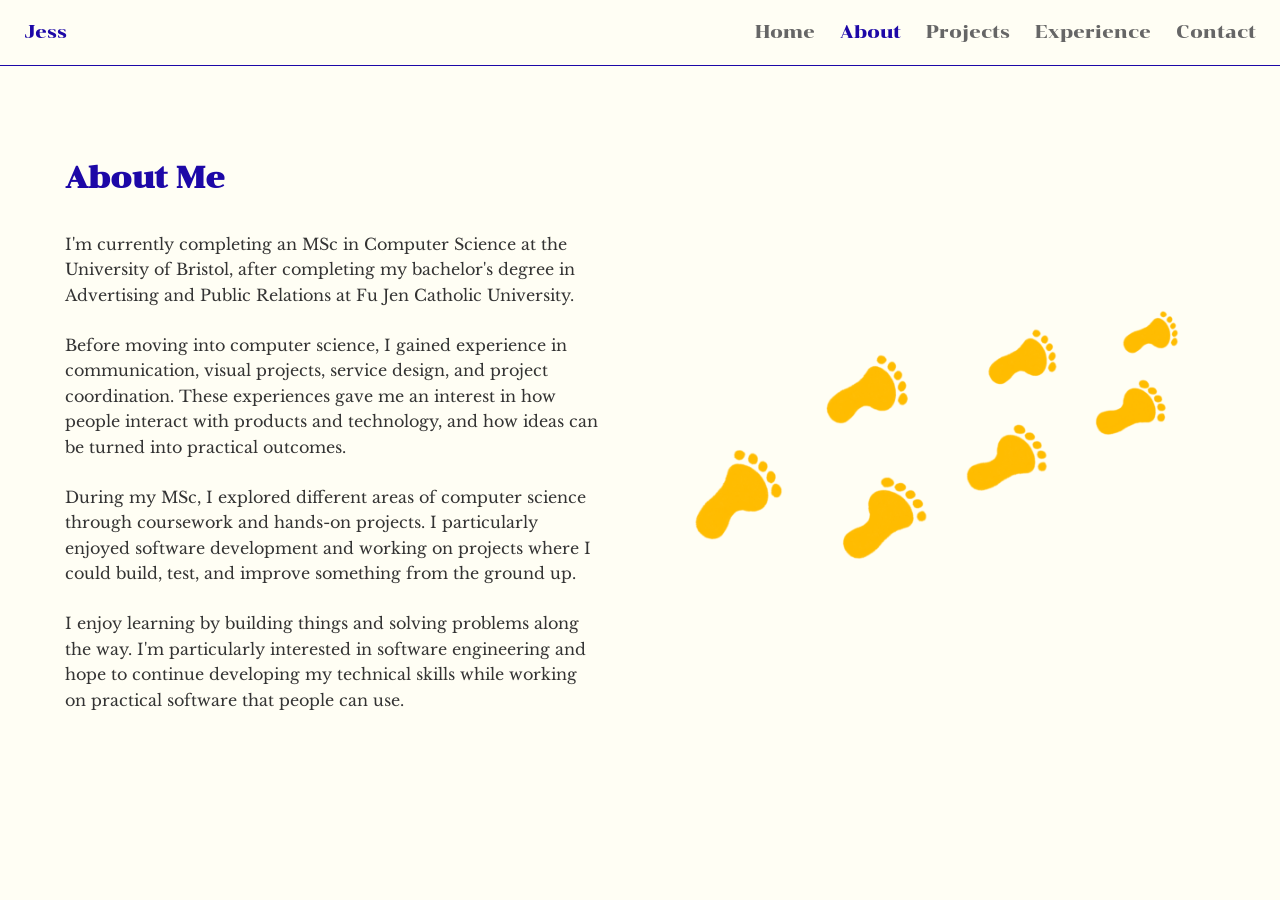
<file: html/about.html>
<!doctype html>
<html lang="en">
  <head>
    <meta charset="UTF-8" />
    <meta name="viewport" content="width=device-width, initial-scale=1" />
    <link rel="icon" type="image/png" href="/img/Icon/Star Icon.png" />
    <title>About | Jess</title>
    <link rel="preconnect" href="https://fonts.googleapis.com" />
    <link rel="preconnect" href="https://fonts.gstatic.com" crossorigin />
    <link
      href="https://fonts.googleapis.com/css2?family=Chonburi&family=Libre+Baskerville:wght@400..700&display=swap"
      rel="stylesheet"
    />
    <link rel="stylesheet" href="/css/style.css" />
  </head>
  <body>
    <nav class="site-nav">
      <a class="brand" href="index.html">Jess</a>
      <button class="nav-toggle" aria-expanded="false">Menu</button>
      <div class="links">
        <a href="index.html">Home</a>
        <a href="about.html">About</a>
        <a href="projects.html">Projects</a>
        <a href="experience.html">Experience</a>
        <a href="contact.html">Contact</a>
      </div>
    </nav>

    <div class="wrap">
      <section class="split-section about">
        <div class="split-text">
          <h2 class="page-title">About Me</h2>
          <p>
            I'm currently completing an MSc in Computer Science at the
            University of Bristol, after completing my bachelor's degree in
            Advertising and Public Relations at Fu Jen Catholic University.
          </p>
          <p>
            Before moving into computer science, I gained experience in
            communication, visual projects, service design, and project
            coordination. These experiences gave me an interest in how people
            interact with products and technology, and how ideas can be turned
            into practical outcomes.
          </p>
          <p>
            During my MSc, I explored different areas of computer science
            through coursework and hands-on projects. I particularly enjoyed
            software development and working on projects where I could build,
            test, and improve something from the ground up.
          </p>
          <p>
            I enjoy learning by building things and solving problems along the
            way. I'm particularly interested in software engineering and hope to
            continue developing my technical skills while working on practical
            software that people can use.
          </p>
        </div>
        <div class="split-image">
          <img src="/img/Icon/Footprint Icon.png" alt="Footprint Icon" />
        </div>
      </section>
    </div>

    <script src="/js/script.js"></script>
  </body>
</html>
</file>
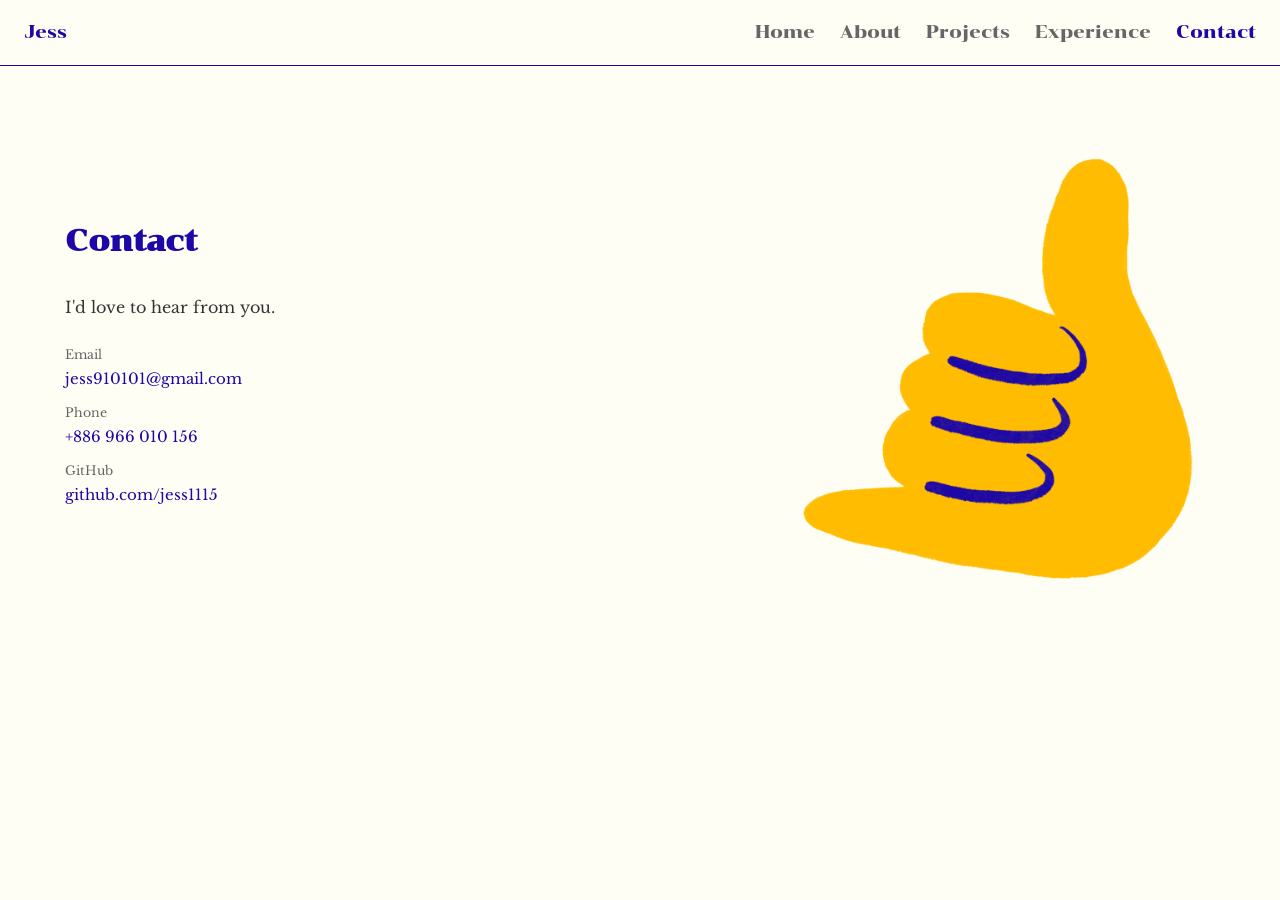
<file: html/contact.html>
<!doctype html>
<html lang="en">
  <head>
    <meta charset="UTF-8" />
    <meta name="viewport" content="width=device-width, initial-scale=1" />
    <link rel="icon" type="image/png" href="/img/Icon/Star Icon.png" />
    <title>Contact | Jess</title>
    <link rel="preconnect" href="https://fonts.googleapis.com" />
    <link rel="preconnect" href="https://fonts.gstatic.com" crossorigin />
    <link
      href="https://fonts.googleapis.com/css2?family=Chonburi&family=Libre+Baskerville:wght@400..700&display=swap"
      rel="stylesheet"
    />
    <link rel="stylesheet" href="/css/style.css" />
  </head>
  <body>
    <nav class="site-nav">
      <a class="brand" href="index.html">Jess</a>
      <button class="nav-toggle" aria-expanded="false">Menu</button>
      <div class="links">
        <a href="index.html">Home</a>
        <a href="about.html">About</a>
        <a href="projects.html">Projects</a>
        <a href="experience.html">Experience</a>
        <a href="contact.html">Contact</a>
      </div>
    </nav>

    <div class="wrap">
      <section class="split-section contact">
        <div class="split-text">
          <h2 class="page-title">Contact</h2>
          <p>I'd love to hear from you.</p>

          <ul class="contact-list">
            <li>
              <span class="label">Email</span>
              <a href="mailto:jess910101@gmail.com">jess910101@gmail.com</a>
            </li>
            <li>
              <span class="label">Phone</span>
              <a href="tel:+886966010156">+886 966 010 156</a>
            </li>
            <li>
              <span class="label">GitHub</span>
              <a
                href="https://github.com/jess1115"
                target="_blank"
                rel="noopener"
                >github.com/jess1115</a
              >
            </li>
          </ul>
        </div>
        <div class="split-image">
          <img src="/img/Icon/Contact Icon.png" alt="Contact Icon" />
        </div>
      </section>
    </div>

    <script src="/js/script.js"></script>
  </body>
</html>
</file>
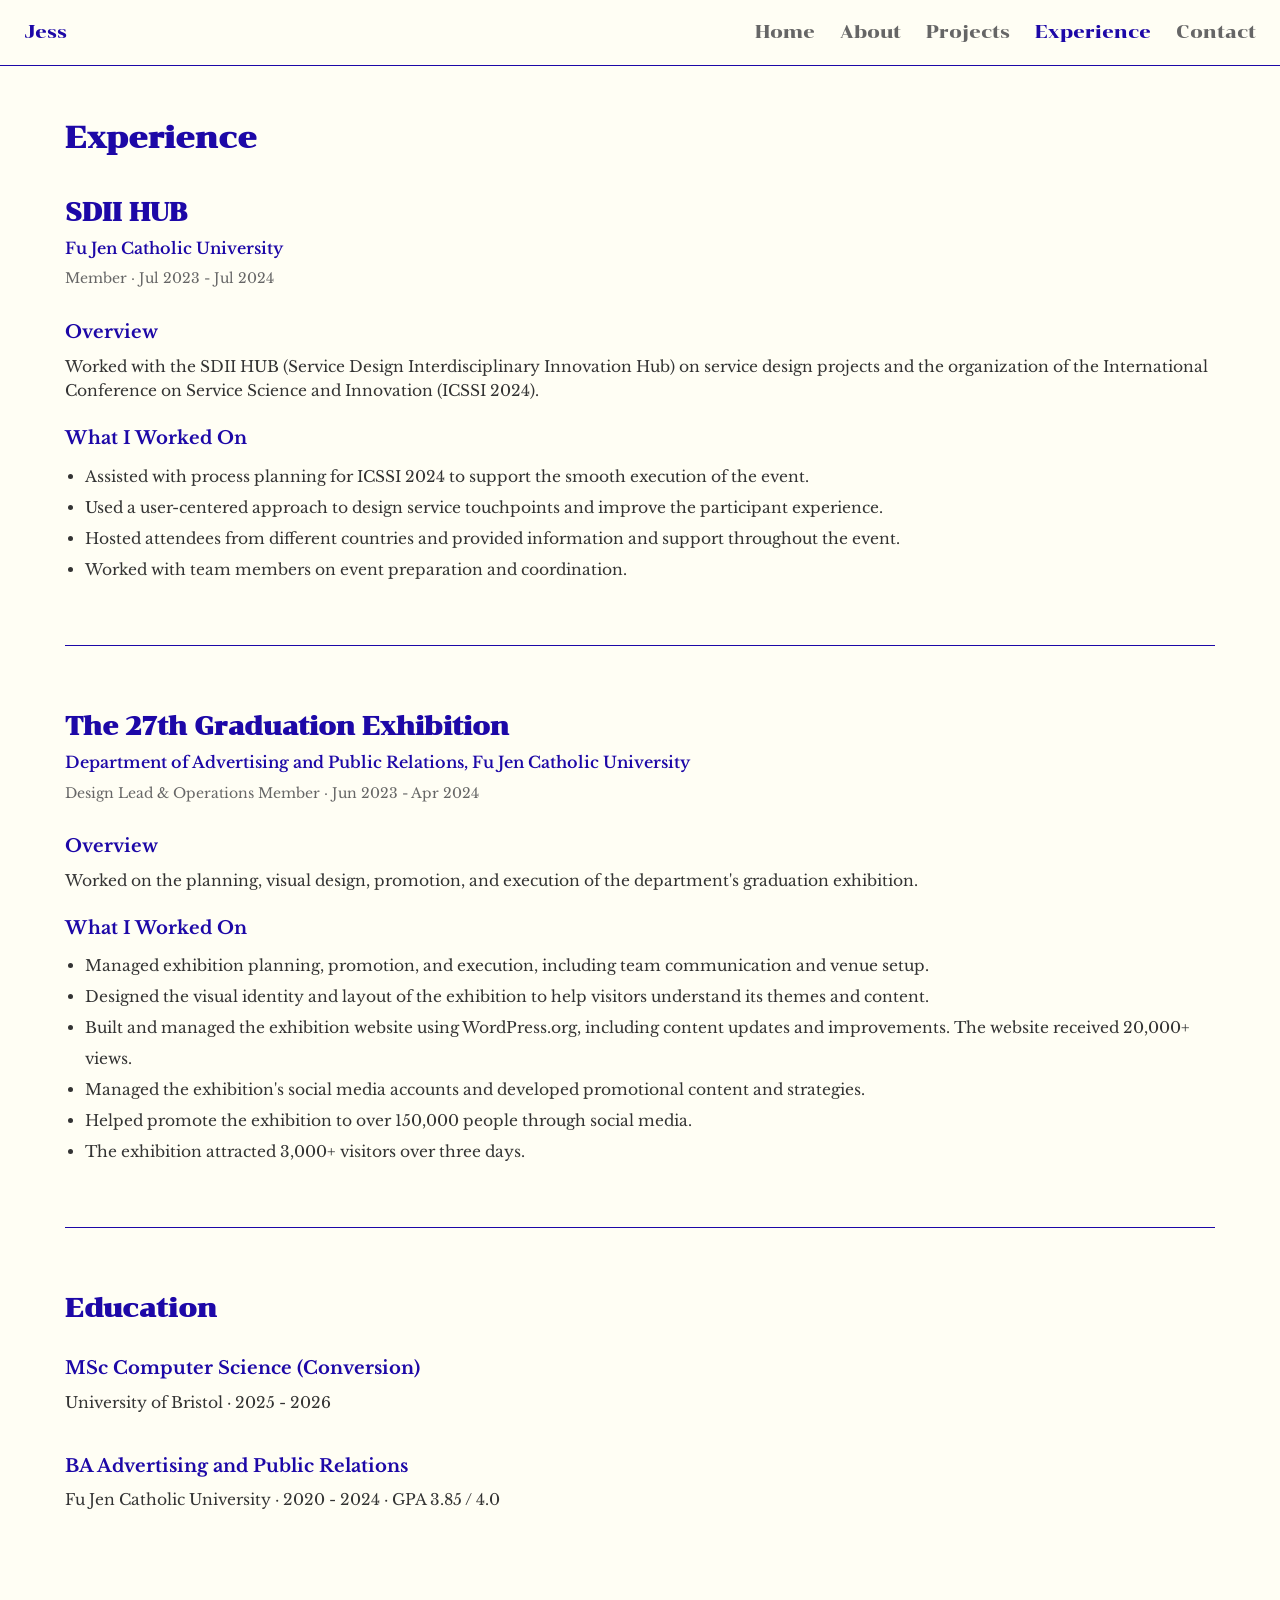
<file: html/experience.html>
<!doctype html>
<html lang="en">
  <head>
    <meta charset="UTF-8" />
    <meta name="viewport" content="width=device-width, initial-scale=1" />
    <link rel="icon" type="image/png" href="/img/Icon/Star Icon.png" />
    <title>Experience | Jess</title>
    <link rel="preconnect" href="https://fonts.googleapis.com" />
    <link rel="preconnect" href="https://fonts.gstatic.com" crossorigin />
    <link
      href="https://fonts.googleapis.com/css2?family=Chonburi&family=Libre+Baskerville:wght@400..700&display=swap"
      rel="stylesheet"
    />
    <link rel="stylesheet" href="/css/style.css" />
  </head>
  <body>
    <nav class="site-nav">
      <a class="brand" href="index.html">Jess</a>
      <button class="nav-toggle" aria-expanded="false">Menu</button>
      <div class="links">
        <a href="index.html">Home</a>
        <a href="about.html">About</a>
        <a href="projects.html">Projects</a>
        <a href="experience.html" class="active">Experience</a>
        <a href="contact.html">Contact</a>
      </div>
    </nav>

    <div class="wrap">
      <header class="page-header">
        <h1 class="page-title">Experience</h1>
      </header>

      <div class="projects-detail-list">
        <article class="project-detail-item">
          <div class="experience-header">
            <h2 class="project-title">SDII HUB</h2>
            <div class="experience-org">Fu Jen Catholic University</div>
            <div class="experience-meta">Member · Jul 2023 - Jul 2024</div>
          </div>

          <div class="project-info-content">
            <div class="project-section">
              <h3>Overview</h3>
              <p>
                Worked with the SDII HUB (Service Design Interdisciplinary
                Innovation Hub) on service design projects and the organization
                of the International Conference on Service Science and
                Innovation (ICSSI 2024).
              </p>
            </div>

            <div class="project-section">
              <h3>What I Worked On</h3>
              <ul>
                <li>
                  Assisted with process planning for ICSSI 2024 to support the
                  smooth execution of the event.
                </li>
                <li>
                  Used a user-centered approach to design service touchpoints
                  and improve the participant experience.
                </li>
                <li>
                  Hosted attendees from different countries and provided
                  information and support throughout the event.
                </li>
                <li>
                  Worked with team members on event preparation and
                  coordination.
                </li>
              </ul>
            </div>
          </div>
        </article>

        <hr class="project-divider" />

        <article class="project-detail-item">
          <div class="experience-header">
            <h2 class="project-title">The 27th Graduation Exhibition</h2>
            <div class="experience-org">
              Department of Advertising and Public Relations, Fu Jen Catholic
              University
            </div>
            <div class="experience-meta">
              Design Lead & Operations Member · Jun 2023 - Apr 2024
            </div>
          </div>

          <div class="project-info-content">
            <div class="project-section">
              <h3>Overview</h3>
              <p>
                Worked on the planning, visual design, promotion, and execution
                of the department's graduation exhibition.
              </p>
            </div>

            <div class="project-section">
              <h3>What I Worked On</h3>
              <ul>
                <li>
                  Managed exhibition planning, promotion, and execution,
                  including team communication and venue setup.
                </li>
                <li>
                  Designed the visual identity and layout of the exhibition to
                  help visitors understand its themes and content.
                </li>
                <li>
                  Built and managed the exhibition website using WordPress.org,
                  including content updates and improvements. The website
                  received 20,000+ views.
                </li>
                <li>
                  Managed the exhibition's social media accounts and developed
                  promotional content and strategies.
                </li>
                <li>
                  Helped promote the exhibition to over 150,000 people through
                  social media.
                </li>
                <li>
                  The exhibition attracted 3,000+ visitors over three days.
                </li>
              </ul>
            </div>
          </div>
        </article>
        <hr class="project-divider" />

        <section class="education-section">
          <h2 class="page-title" style="font-size: 26px; margin-bottom: 24px">
            Education
          </h2>

          <div class="project-info-content">
            <div class="project-section">
              <h3>MSc Computer Science (Conversion)</h3>
              <p class="experience-meta">University of Bristol · 2025 - 2026</p>
            </div>

            <div class="project-section" style="margin-top: 16px">
              <h3>BA Advertising and Public Relations</h3>
              <p class="experience-meta">
                Fu Jen Catholic University · 2020 - 2024 · GPA 3.85 / 4.0
              </p>
            </div>
          </div>
        </section>
      </div>
    </div>

    <script src="/js/script.js"></script>
  </body>
</html>
</file>
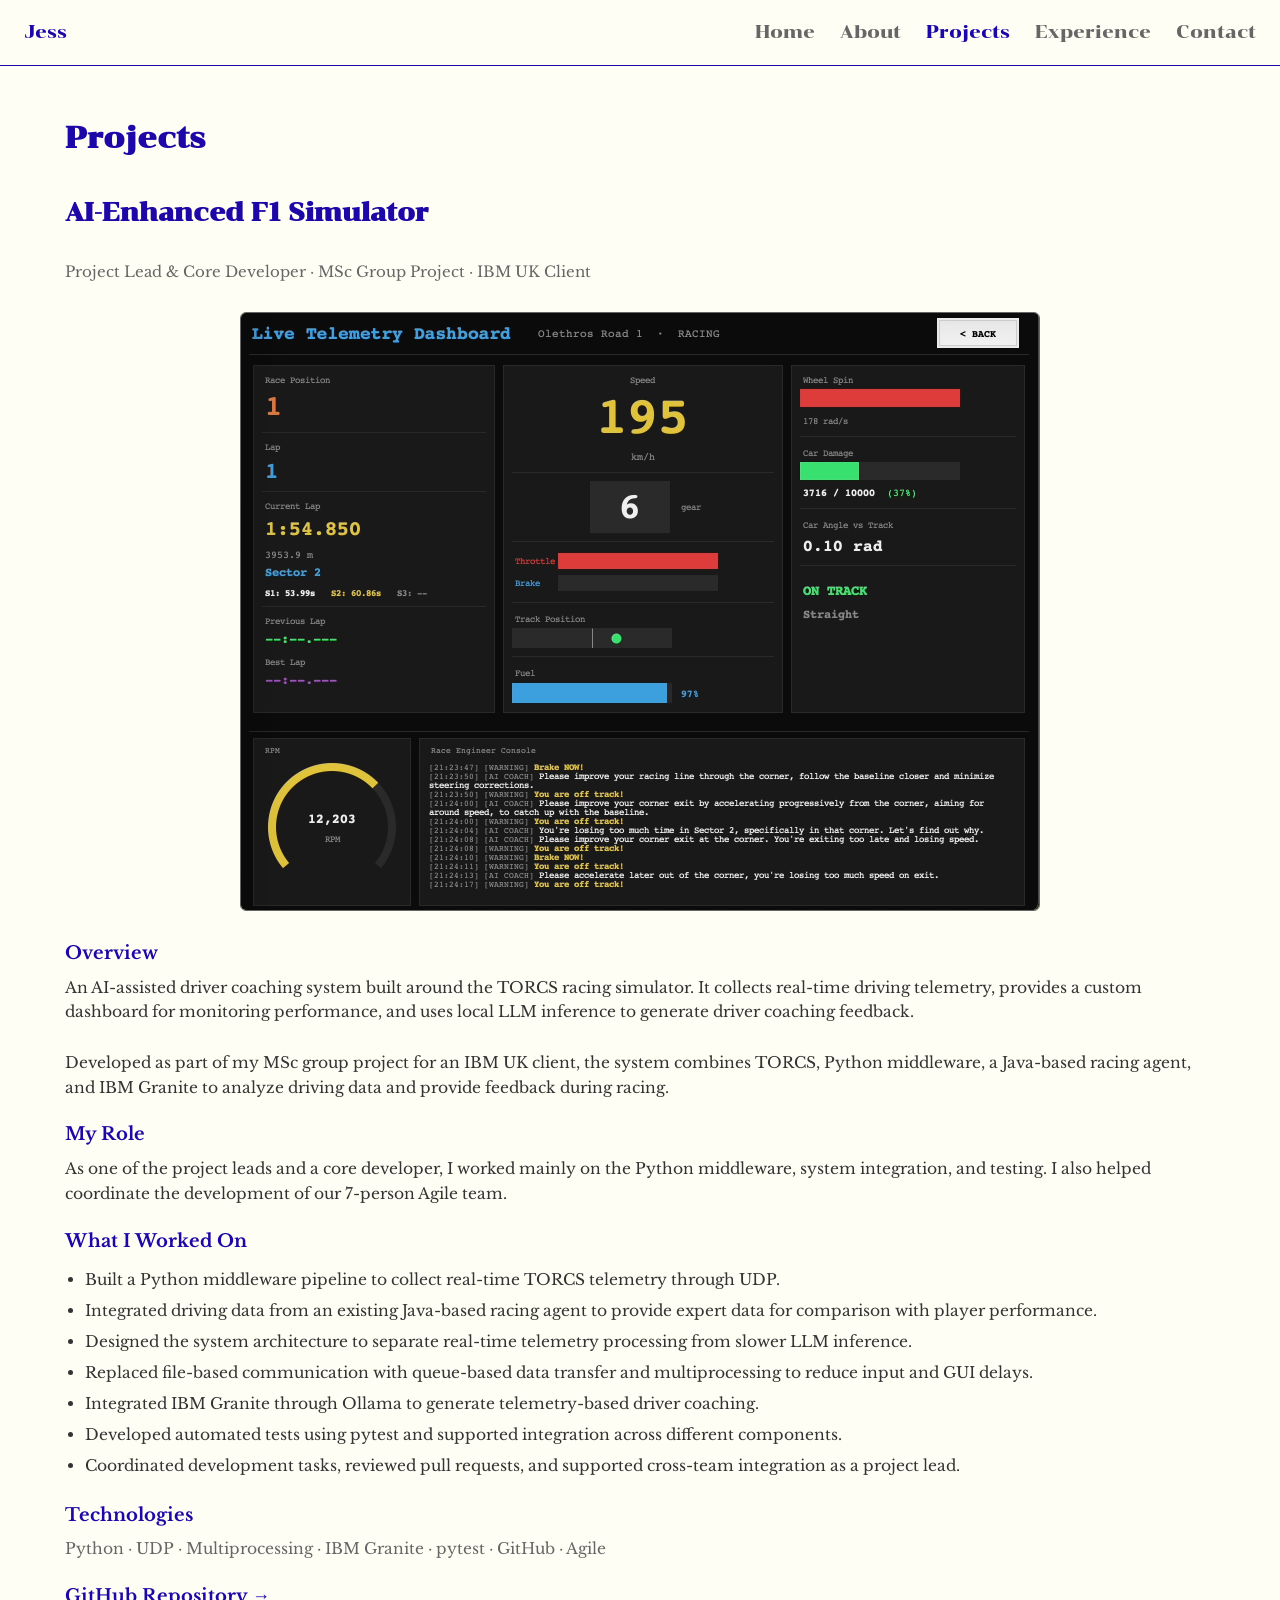
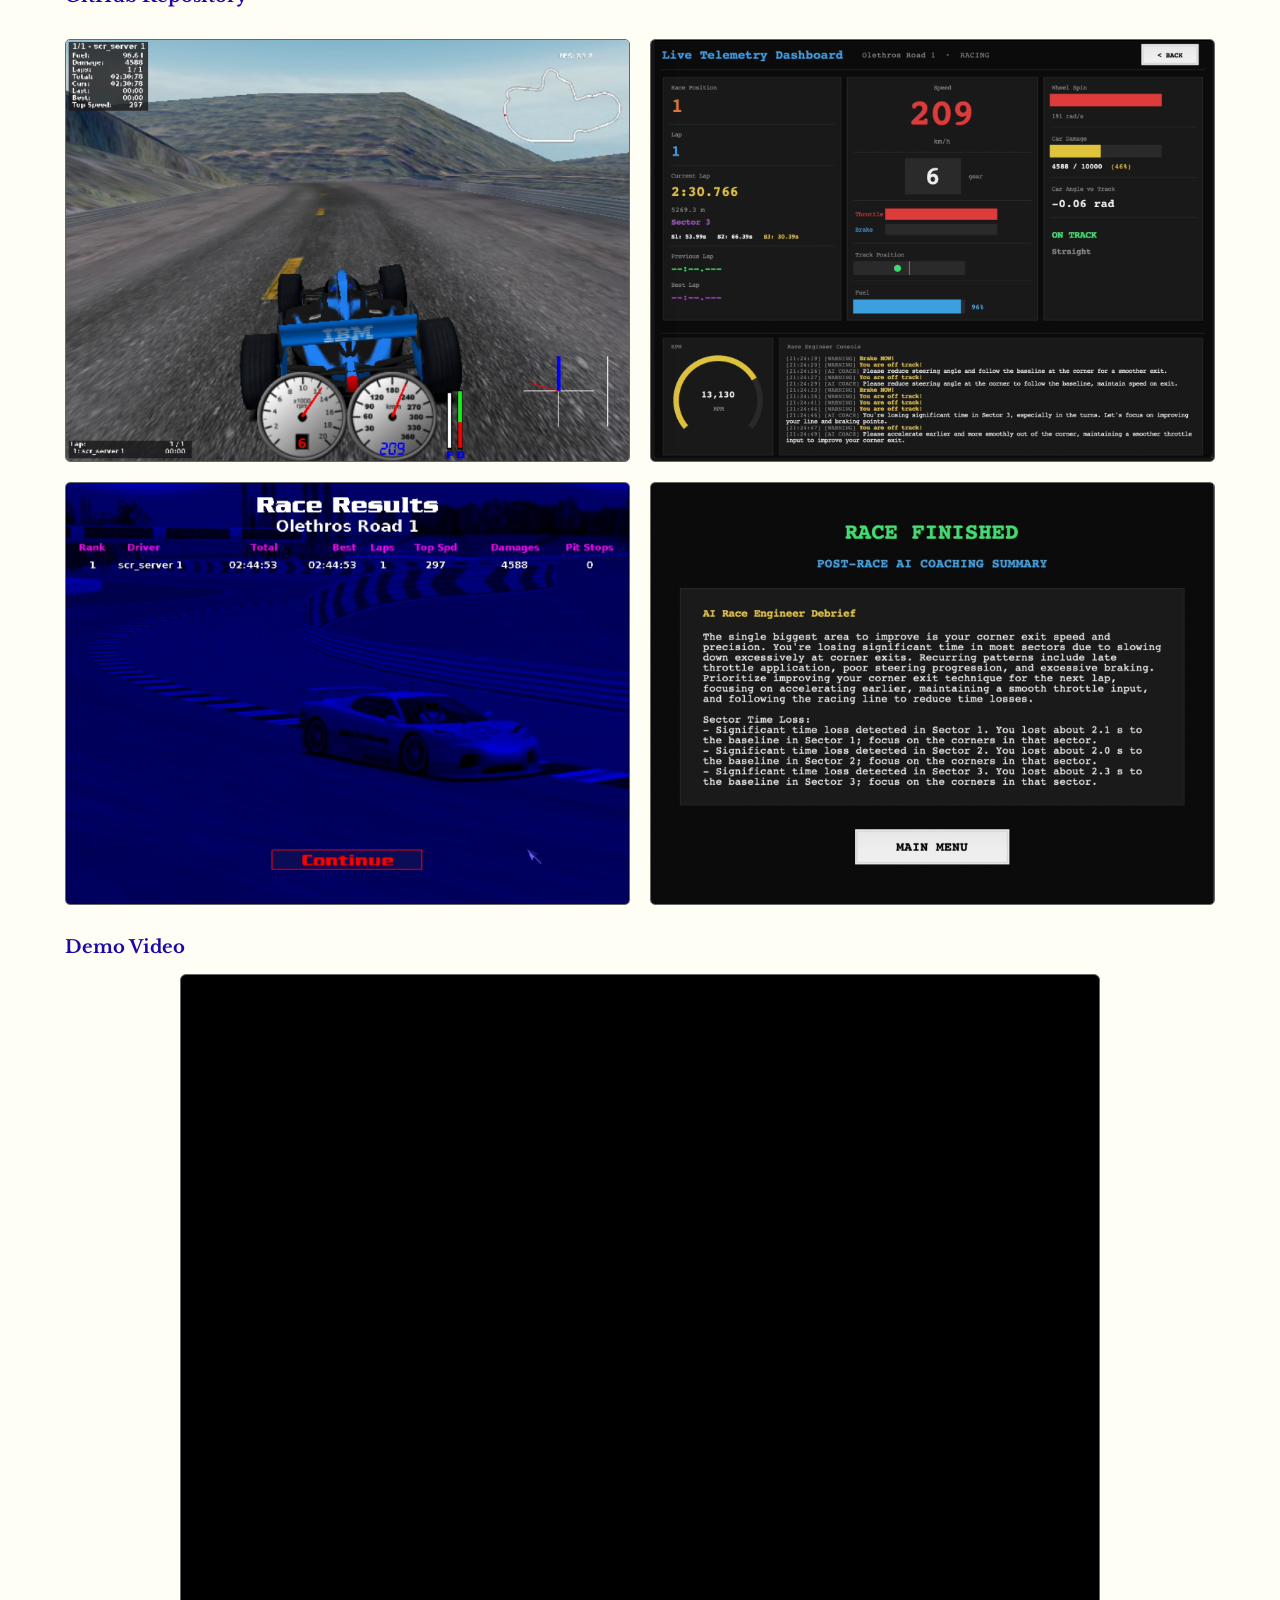
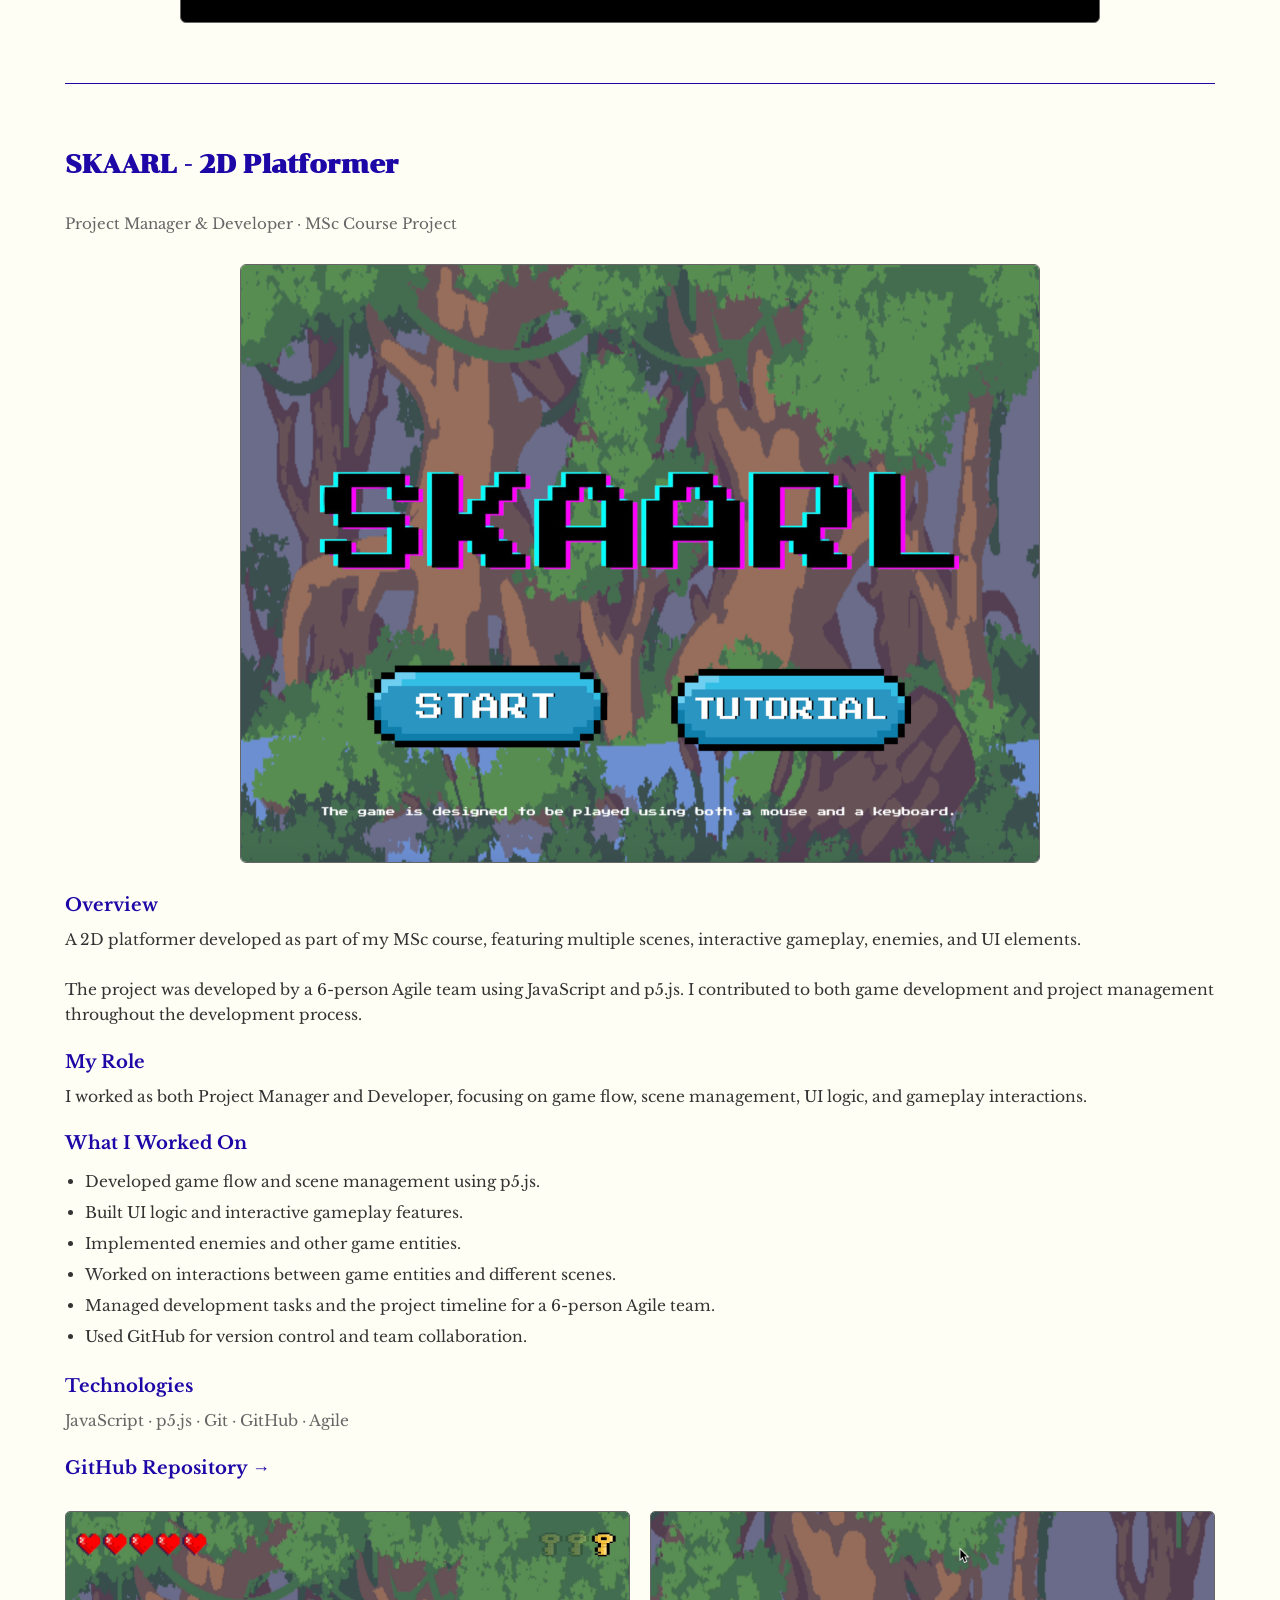
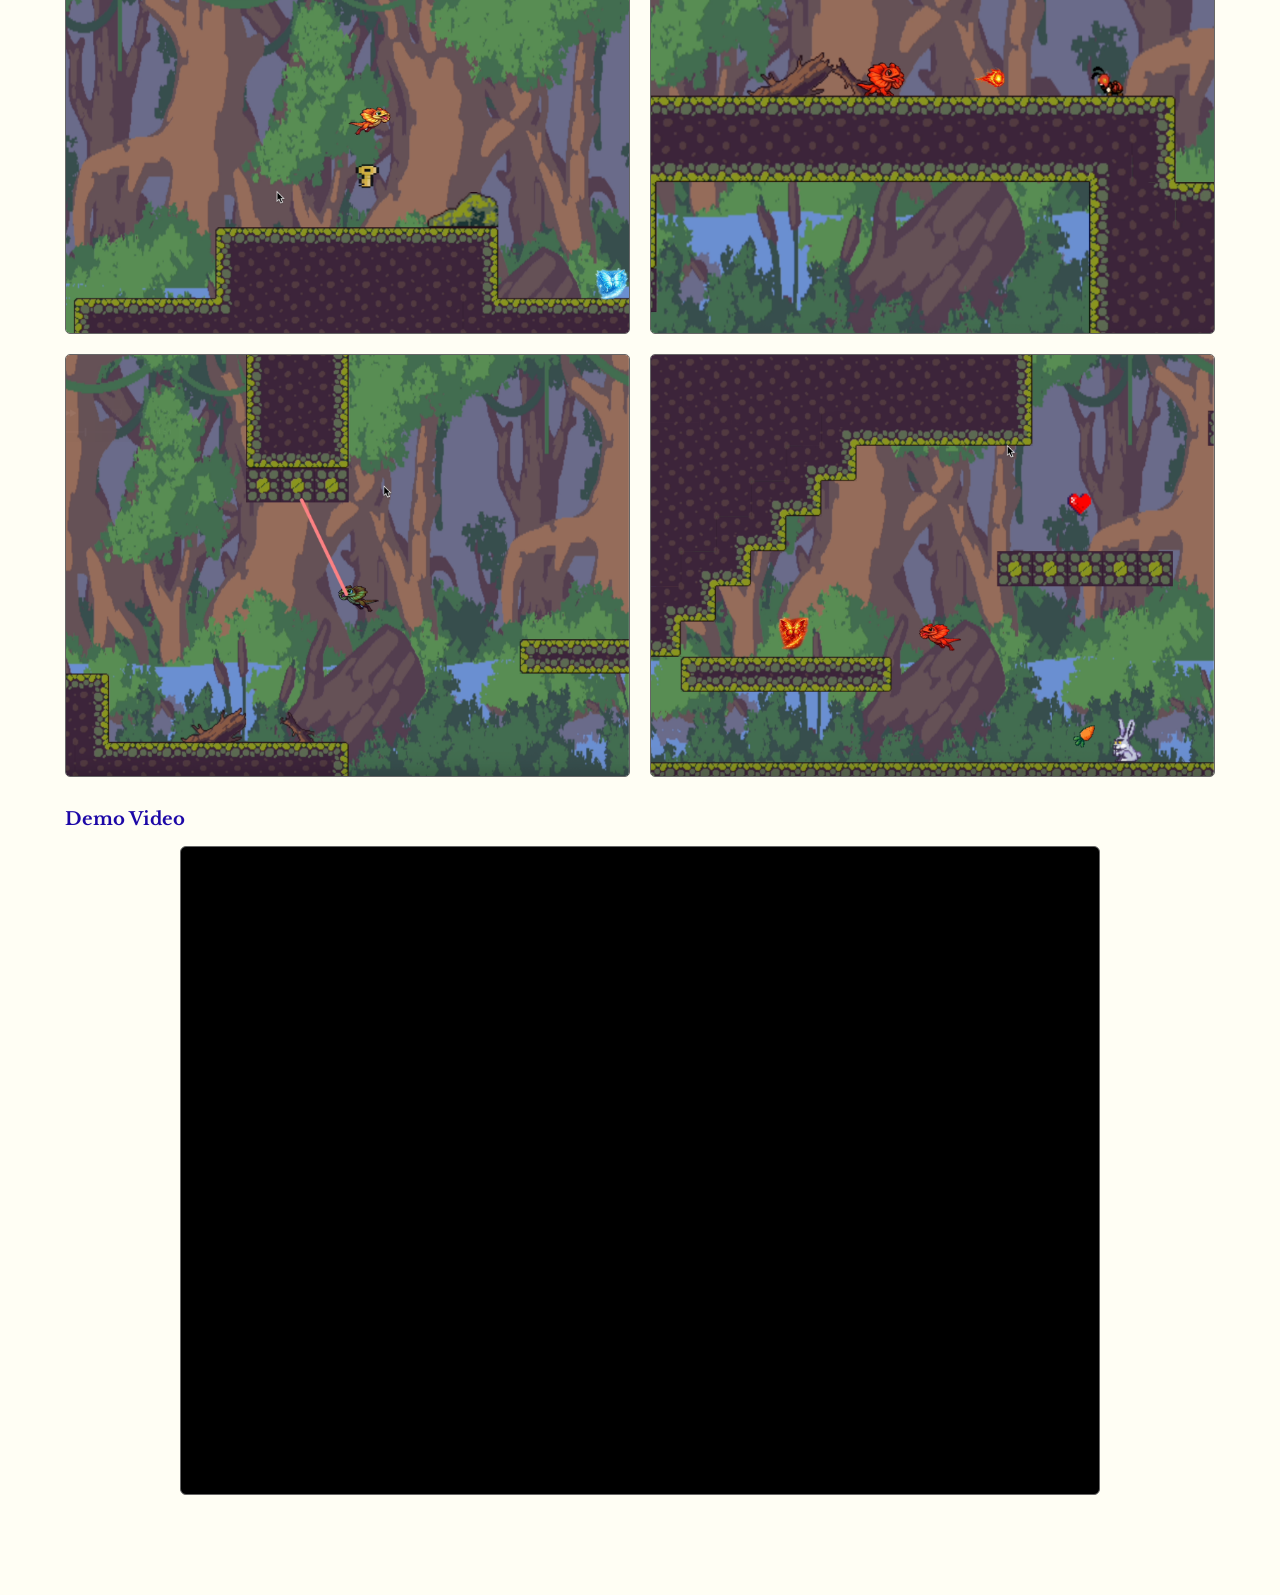
<file: html/projects.html>
<!doctype html>
<html lang="en">
  <head>
    <meta charset="UTF-8" />
    <meta name="viewport" content="width=device-width, initial-scale=1" />
    <link rel="icon" type="image/png" href="/img/Icon/Star Icon.png" />
    <title>Projects | Jess</title>
    <link rel="preconnect" href="https://fonts.googleapis.com" />
    <link rel="preconnect" href="https://fonts.gstatic.com" crossorigin />
    <link
      href="https://fonts.googleapis.com/css2?family=Chonburi&family=Libre+Baskerville:wght@400..700&display=swap"
      rel="stylesheet"
    />
    <link rel="stylesheet" href="/css/style.css" />
  </head>
  <body>
    <nav class="site-nav">
      <a class="brand" href="index.html">Jess</a>
      <button class="nav-toggle" aria-expanded="false">Menu</button>
      <div class="links">
        <a href="index.html">Home</a>
        <a href="about.html">About</a>
        <a href="projects.html" class="active">Projects</a>
        <a href="experience.html">Experience</a>
        <a href="contact.html">Contact</a>
      </div>
    </nav>

    <div class="wrap">
      <header class="page-header">
        <h1 class="page-title">Projects</h1>
      </header>

      <div class="projects-detail-list">
        <article id="f1-simulator" class="project-detail-item">
          <h2 class="project-title">AI-Enhanced F1 Simulator</h2>
          <p class="project-sub">
            Project Lead & Core Developer · MSc Group Project · IBM UK Client
          </p>

          <div class="project-main-image">
            <img
              src="/img/F1 simulator/Live Telemetry Dashboard.png"
              alt="Live Telemetry Dashboard Screenshot"
            />
          </div>

          <div class="project-info-content">
            <div class="project-section">
              <h3>Overview</h3>
              <p>
                An AI-assisted driver coaching system built around the TORCS
                racing simulator. It collects real-time driving telemetry,
                provides a custom dashboard for monitoring performance, and uses
                local LLM inference to generate driver coaching feedback.
              </p>
              <br />
              <p>
                Developed as part of my MSc group project for an IBM UK client,
                the system combines TORCS, Python middleware, a Java-based
                racing agent, and IBM Granite to analyze driving data and
                provide feedback during racing.
              </p>
            </div>

            <div class="project-section">
              <h3>My Role</h3>
              <p>
                As one of the project leads and a core developer, I worked
                mainly on the Python middleware, system integration, and
                testing. I also helped coordinate the development of our
                7-person Agile team.
              </p>
            </div>

            <div class="project-section">
              <h3>What I Worked On</h3>
              <ul>
                <li>
                  Built a Python middleware pipeline to collect real-time TORCS
                  telemetry through UDP.
                </li>
                <li>
                  Integrated driving data from an existing Java-based racing
                  agent to provide expert data for comparison with player
                  performance.
                </li>
                <li>
                  Designed the system architecture to separate real-time
                  telemetry processing from slower LLM inference.
                </li>
                <li>
                  Replaced file-based communication with queue-based data
                  transfer and multiprocessing to reduce input and GUI delays.
                </li>
                <li>
                  Integrated IBM Granite through Ollama to generate
                  telemetry-based driver coaching.
                </li>
                <li>
                  Developed automated tests using pytest and supported
                  integration across different components.
                </li>
                <li>
                  Coordinated development tasks, reviewed pull requests, and
                  supported cross-team integration as a project lead.
                </li>
              </ul>
            </div>

            <div class="project-section">
              <h3>Technologies</h3>
              <p class="tags">
                Python · UDP · Multiprocessing · IBM Granite · pytest · GitHub ·
                Agile
              </p>
            </div>

            <div class="project-section">
              <a
                class="github-link"
                href="https://github.com/F1-Group/AI-Enhanced-F1-Simulator"
                target="_blank"
                rel="noopener"
              >
                GitHub Repository &rarr;
              </a>
            </div>
          </div>

          <div class="project-gallery">
            <img
              src="/img/F1 simulator/TORCS Screenshot 1.png"
              alt="TORCS Screenshot 1"
            />
            <img
              src="/img/F1 simulator/Dashboard Screenshot 1.png"
              alt="Dashboard Screenshot 1"
            />
            <img
              src="/img/F1 simulator/TORCS Screenshot 2.png"
              alt="TORCS Screenshot 2"
            />
            <img
              src="/img/F1 simulator/Dashboard Screenshot 2.png"
              alt="Dashboard Screenshot 2"
            />
          </div>

          <div class="project-demo">
            <h3>Demo Video</h3>
            <div class="video-container">
              <iframe
                width="1480"
                height="593"
                src="https://www.youtube.com/embed/gdIVZpb0Jr4"
                title="AI-Enhanced F1 Simulator - Demo"
                frameborder="0"
                allow="
                  accelerometer;
                  autoplay;
                  clipboard-write;
                  encrypted-media;
                  gyroscope;
                  picture-in-picture;
                  web-share;
                "
                referrerpolicy="strict-origin-when-cross-origin"
                allowfullscreen
              ></iframe>
            </div>
          </div>
        </article>

        <hr class="project-divider" />

        <article id="skaarl" class="project-detail-item">
          <h2 class="project-title">SKAARL - 2D Platformer</h2>
          <p class="project-sub">
            Project Manager & Developer · MSc Course Project
          </p>

          <div class="project-main-image">
            <img
              src="/img/SKAARL/Skaarl.png"
              alt="SKAARL 2D Platformer Main Screenshot"
            />
          </div>

          <div class="project-info-content">
            <div class="project-section">
              <h3>Overview</h3>
              <p>
                A 2D platformer developed as part of my MSc course, featuring
                multiple scenes, interactive gameplay, enemies, and UI elements.
              </p>
              <br />
              <p>
                The project was developed by a 6-person Agile team using
                JavaScript and p5.js. I contributed to both game development and
                project management throughout the development process.
              </p>
            </div>

            <div class="project-section">
              <h3>My Role</h3>
              <p>
                I worked as both Project Manager and Developer, focusing on game
                flow, scene management, UI logic, and gameplay interactions.
              </p>
            </div>

            <div class="project-section">
              <h3>What I Worked On</h3>
              <ul>
                <li>Developed game flow and scene management using p5.js.</li>
                <li>Built UI logic and interactive gameplay features.</li>
                <li>Implemented enemies and other game entities.</li>
                <li>
                  Worked on interactions between game entities and different
                  scenes.
                </li>
                <li>
                  Managed development tasks and the project timeline for a
                  6-person Agile team.
                </li>
                <li>Used GitHub for version control and team collaboration.</li>
              </ul>
            </div>

            <div class="project-section">
              <h3>Technologies</h3>
              <p class="tags">JavaScript · p5.js · Git · GitHub · Agile</p>
            </div>

            <div class="project-section">
              <a
                class="github-link"
                href="https://github.com/UoB-COMSM0166/2026-group-12"
                target="_blank"
                rel="noopener"
              >
                GitHub Repository &rarr;
              </a>
            </div>
          </div>

          <div class="project-gallery">
            <img
              src="/img/SKAARL/Gameplay Screenshot 1.png"
              alt="Gameplay Screenshot 1"
            />
            <img
              src="/img/SKAARL/Gameplay Screenshot 2.png"
              alt="Gameplay Screenshot 2"
            />
            <img
              src="/img/SKAARL/Gameplay Screenshot 3.png"
              alt="Gameplay Screenshot 3"
            />
            <img
              src="/img/SKAARL/Gameplay Screenshot 4.png"
              alt="Gameplay Screenshot 4"
            />
          </div>

          <div class="project-demo">
            <h3>Demo Video</h3>
            <div class="video-container">
              <iframe
                width="1480"
                height="593"
                src="https://www.youtube.com/embed/-riqcxFdLk8"
                title="SKAARL Demo Video"
                frameborder="0"
                allow="
                  accelerometer;
                  autoplay;
                  clipboard-write;
                  encrypted-media;
                  gyroscope;
                  picture-in-picture;
                  web-share;
                "
                referrerpolicy="strict-origin-when-cross-origin"
                allowfullscreen
              ></iframe>
            </div>
          </div>
        </article>
      </div>
    </div>

    <script src="/js/script.js"></script>
  </body>
</html>
</file>
<file: css/style.css>
:root {
  --bg: #fffef4;
  --blue: #1d08a7;
  --grey: #666666;
  --yellow: #ffbf00;
  --text: #333333;
}

* {
  box-sizing: border-box;
  margin: 0;
  padding: 0;
}

html {
  scroll-behavior: smooth;
  scroll-padding-top: 20px;
}

body {
  font-family: "Libre Baskerville", serif;
  color: var(--blue);
  background: var(--bg);
  line-height: 1.6;
}

h1,
h2,
.links,
.brand {
  font-family: "Chonburi", serif;
}

a {
  color: var(--blue);
  text-decoration: none;
}

a:hover {
  text-decoration: underline;
}

/* Header & Navigation Bar */
.site-nav {
  position: relative;
  display: flex;
  align-items: center;
  justify-content: space-between;
  flex-wrap: wrap;
  gap: 10px 20px;
  padding: 18px 24px;
  border-bottom: 1px solid var(--blue);
  font-size: 18px;
}

.site-nav .brand {
  color: var(--blue);
  flex-shrink: 0;
}

.site-nav .brand:hover {
  text-decoration: none;
}

.site-nav .links {
  display: flex;
  flex-wrap: wrap;
  gap: 8px 25px;
}

.site-nav .links a {
  color: var(--grey);
  white-space: nowrap;
}

.site-nav .links a:hover {
  color: var(--yellow);
  text-decoration: none;
}

.site-nav .links a.active {
  color: var(--blue);
}

.nav-toggle {
  display: none;
  background: none;
  border: 1px solid var(--blue);
  border-radius: 4px;
  padding: 6px 10px;
  cursor: pointer;
}

/* Global Layout & Utilities */
.wrap {
  max-width: 1200px;
  margin: 0 auto;
  padding: 48px 25px 100px;
  box-sizing: border-box;
}

.page-title {
  font-size: 30px;
  font-weight: 700;
  margin-bottom: 30px;
}

/* Common Split Section Component */
.split-section {
  display: flex;
  align-items: center;
  justify-content: space-between;
  gap: 80px;
  margin: 40px 0;
}

.split-text {
  flex: 1;
}

.split-text h1 {
  font-size: 50px;
  font-weight: 700;
  margin-bottom: 6px;
}

.split-text p {
  font-size: 16px;
  color: var(--text);
  max-width: 60ch;
  margin-bottom: 24px;
}

.split-text .cta {
  display: flex;
  gap: 12px;
  flex-wrap: wrap;
}

.split-image {
  flex: 1;
  max-width: 550px;
  display: flex;
  justify-content: flex-end;
}

.split-image img {
  width: 100%;
  max-width: 100%;
  height: auto;
  display: block;
}

/* Buttons */
.btn {
  display: inline-block;
  padding: 10px 18px;
  border-radius: 5px;
  font-size: 14px;
  font-weight: 600;
  text-decoration: none;
}

.btn-primary {
  background: var(--blue);
  color: #ffffff;
}

.btn-primary:hover {
  background: var(--yellow);
  color: #ffffff;
  text-decoration: none;
}

.btn-secondary {
  border: 1px solid var(--blue);
  color: var(--blue);
}

.btn-secondary:hover {
  border-color: var(--yellow);
  color: var(--yellow);
  text-decoration: none;
}

/* Homepage Sections */
.projects-preview {
  margin-top: 80px;
}

.projects-preview h2 {
  font-size: 26px;
  margin-bottom: 6px;
}

.project-grid {
  display: grid;
  grid-template-columns: repeat(2, 1fr);
  gap: 32px;
  margin-top: 32px;
}

.project-card {
  border: 1px solid var(--grey);
  border-radius: 5px;
  overflow: hidden;
  display: flex;
  flex-direction: column;
}

.project-card img {
  width: 100%;
  height: auto;
  display: block;
}

.project-card-body {
  padding: 20px;
}

.project-card-body h3 {
  font-size: 18px;
  margin-bottom: 6px;
}

.project-meta {
  font-size: 13px;
  color: var(--grey);
  margin-bottom: 10px;
}

.project-card-body p {
  font-size: 14.5px;
  color: var(--text);
  margin-bottom: 12px;
}

.project-card-body .tags {
  font-size: 13px;
  color: var(--grey);
  margin-bottom: 16px;
}

/* Projects Detail Page */
.project-sub {
  color: var(--grey);
  font-size: 15px;
}

.projects-detail-list {
  display: flex;
  flex-direction: column;
  gap: 40px;
  margin-top: 24px;
}

.project-detail-item {
  display: flex;
  flex-direction: column;
  gap: 28px;
}

.project-title {
  font-size: 25px;
  font-weight: 700;
  color: var(--blue);
}

.project-main-image {
  width: 100%;
  max-width: 800px;
  margin: 0 auto;
  border: 1px solid var(--grey);
  border-radius: 6px;
  overflow: hidden;
  background-color: #f9f9f9;
}

.project-main-image img {
  width: 100%;
  height: auto;
  display: block;
}

.project-info-content {
  display: flex;
  flex-direction: column;
  gap: 20px;
}

.project-section h3 {
  font-size: 18px;
  font-weight: 700;
  margin-bottom: 8px;
  color: var(--blue);
}

.project-section p,
.project-section ul {
  font-size: 15.5px;
  color: var(--text);
}

.project-section ul {
  padding-left: 20px;
  line-height: 2;
}

.project-section .tags {
  color: var(--grey);
}

.github-link, .demo-link {
  color: var(--blue);
  font-size: 18px;
  font-weight: 700;
  display: inline-block;
}

.github-link:hover .demo-link:hover{
  color: var(--yellow);
  text-decoration: none;
}

.project-section .note{
  color: var(--grey);
  font-size: 10pt;
  margin-top: 8pt;

}

.project-gallery {
  display: grid;
  grid-template-columns: repeat(2, 1fr);
  gap: 20px;
}

.project-gallery img {
  width: 100%;
  height: auto;
  border: 1px solid var(--grey);
  border-radius: 5px;
  display: block;
  object-fit: cover;
}

.project-demo h3 {
  font-size: 18px;
  font-weight: 700;
  margin-bottom: 12px;
  color: var(--blue);
}

.video-container {
  position: relative;
  width: 80%;
  max-width: 1000px;
  margin: 0 auto;
  padding-bottom: 56.25%;
  height: 0;
  border: 1px solid var(--grey);
  border-radius: 6px;
  overflow: hidden;
  background: #000000;
}

.video-container iframe {
  position: absolute;
  top: 0;
  left: 0;
  width: 100%;
  height: 100%;
  border: 0;
}

.project-divider {
  border: 0;
  height: 1px;
  background: var(--blue);
  margin: 20px 0;
}

/* Experience & Contact Styles */
.experience-header {
  display: flex;
  flex-direction: column;
  gap: 4px;
}

.experience-org {
  font-size: 16px;
  font-weight: 600;
  color: var(--blue);
}

.experience-meta {
  font-size: 14px;
  color: var(--grey);
  margin-top: 2px;
}

.contact-list {
  list-style: none;
  margin-top: 8px;
}

.contact-list li {
  margin-bottom: 12px;
  font-size: 15px;
}

.contact-list .label {
  color: var(--grey);
  font-size: 12.5px;
  display: block;
  margin-bottom: 2px;
}

.contact img {
  width: 80%;
}

/* Responsive Design */
@media (max-width: 900px) {
  .nav-toggle {
    display: block;
    font-family: "Chonburi", serif;
    border: 0;
    color: var(--blue);
    font-size: 18px;
  }

  .site-nav .links {
    display: none;
    position: absolute;
    top: 60px;
    left: 0;
    right: 0;
    background: var(--bg);
    border-bottom: 1px solid var(--blue);
    flex-direction: column;
    gap: 0;
    padding: 8px 24px 16px;
  }

  .site-nav .links.open {
    display: flex;
  }

  .site-nav .links a {
    padding: 10px 0;
    border-top: 1px solid var(--blue);
  }

  .site-nav .links a:first-child {
    border-top: none;
  }

  .split-section {
    flex-direction: column-reverse;
    gap: 32px;
    align-items: center;
  }

  .split-text {
    width: 100%;
    max-width: 100%;
    min-width: 0;
    flex: none;
  }

  .split-text p {
    max-width: 100%;
  }

  .split-text .cta {
    justify-content: flex-start;
  }

  .split-image {
    width: 100%;
    max-width: 80%;
    min-width: 0;
    flex: none;
    display: flex;
    justify-content: center;
    margin: 0 auto;
  }

  .split-image img {
    width: 100%;
    height: auto;
    display: block;
    margin: 0 auto;
  }

  .contact .split-image {
    max-width: 40%;
  }

  .project-grid {
    grid-template-columns: 1fr;
  }

  .video-container {
    max-width: 100%;
    height: 0;
    padding-bottom: 56.25%;
  }
}
</file>
